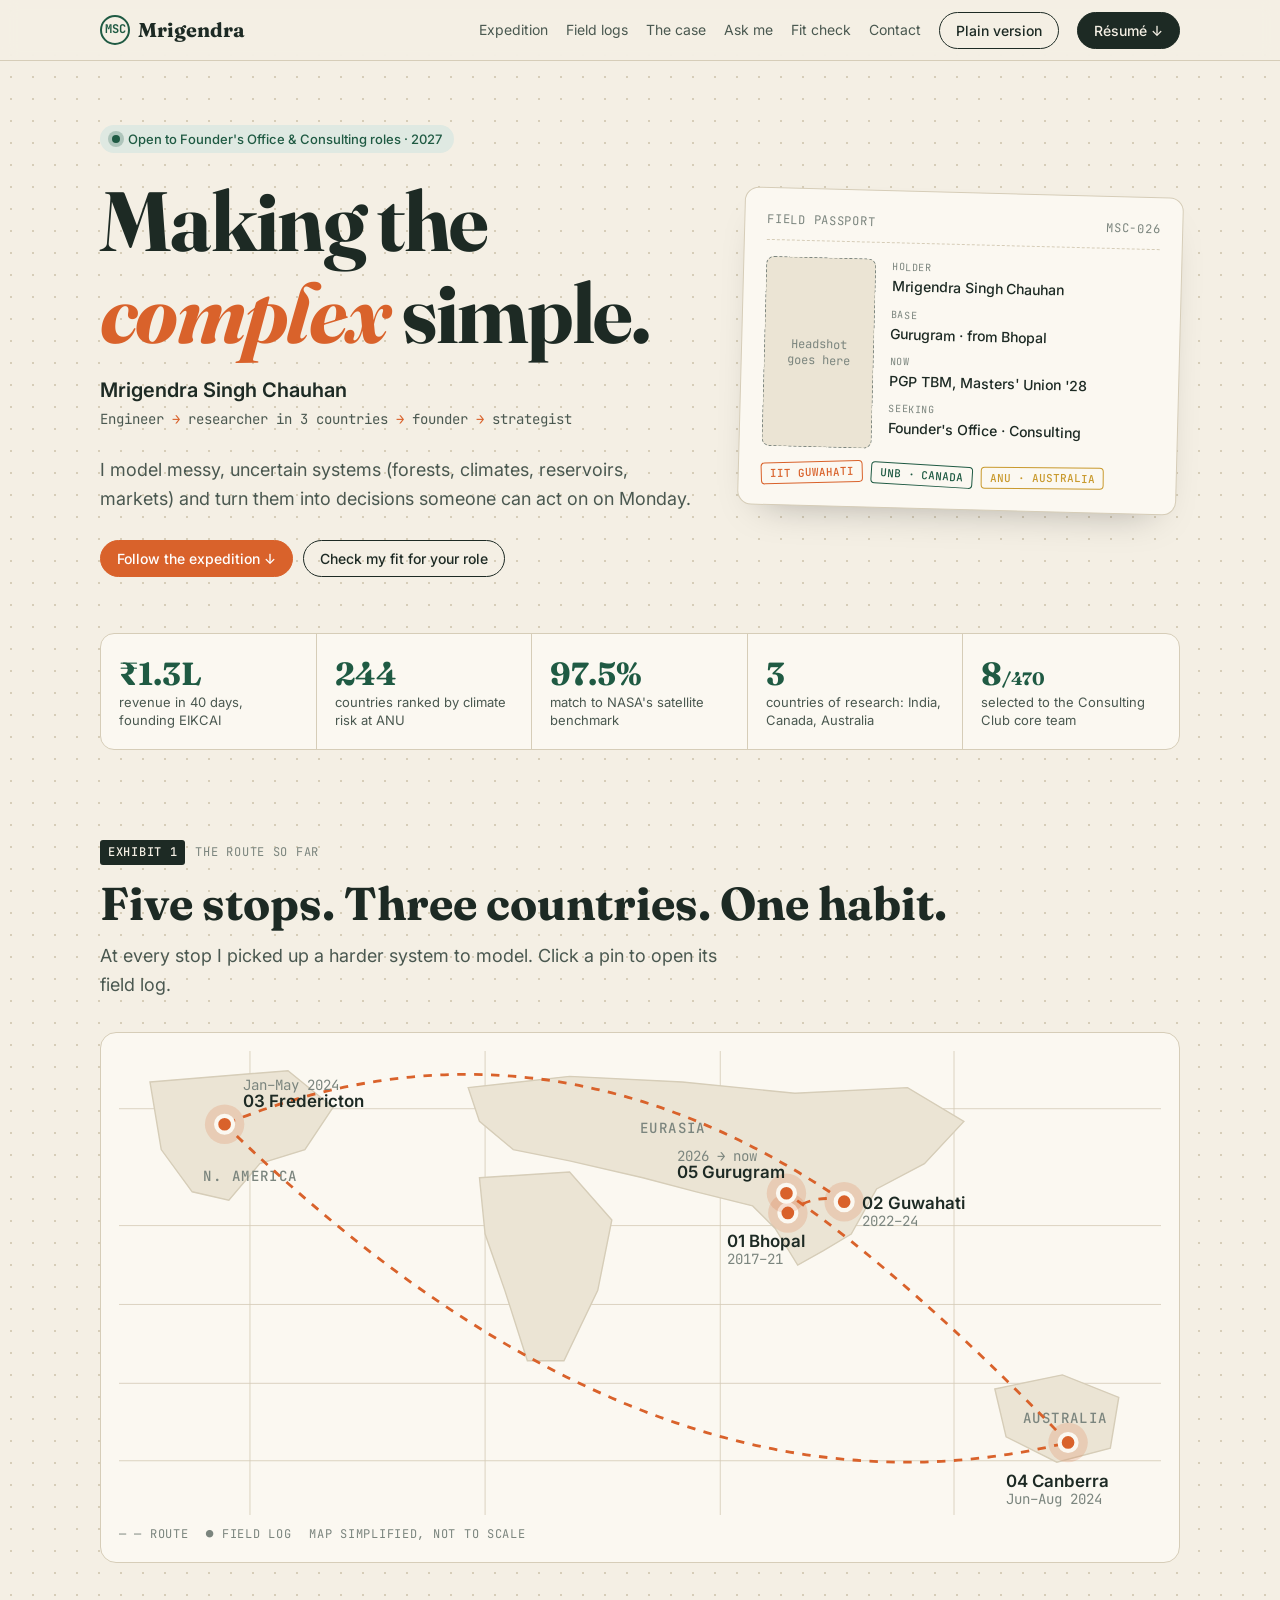
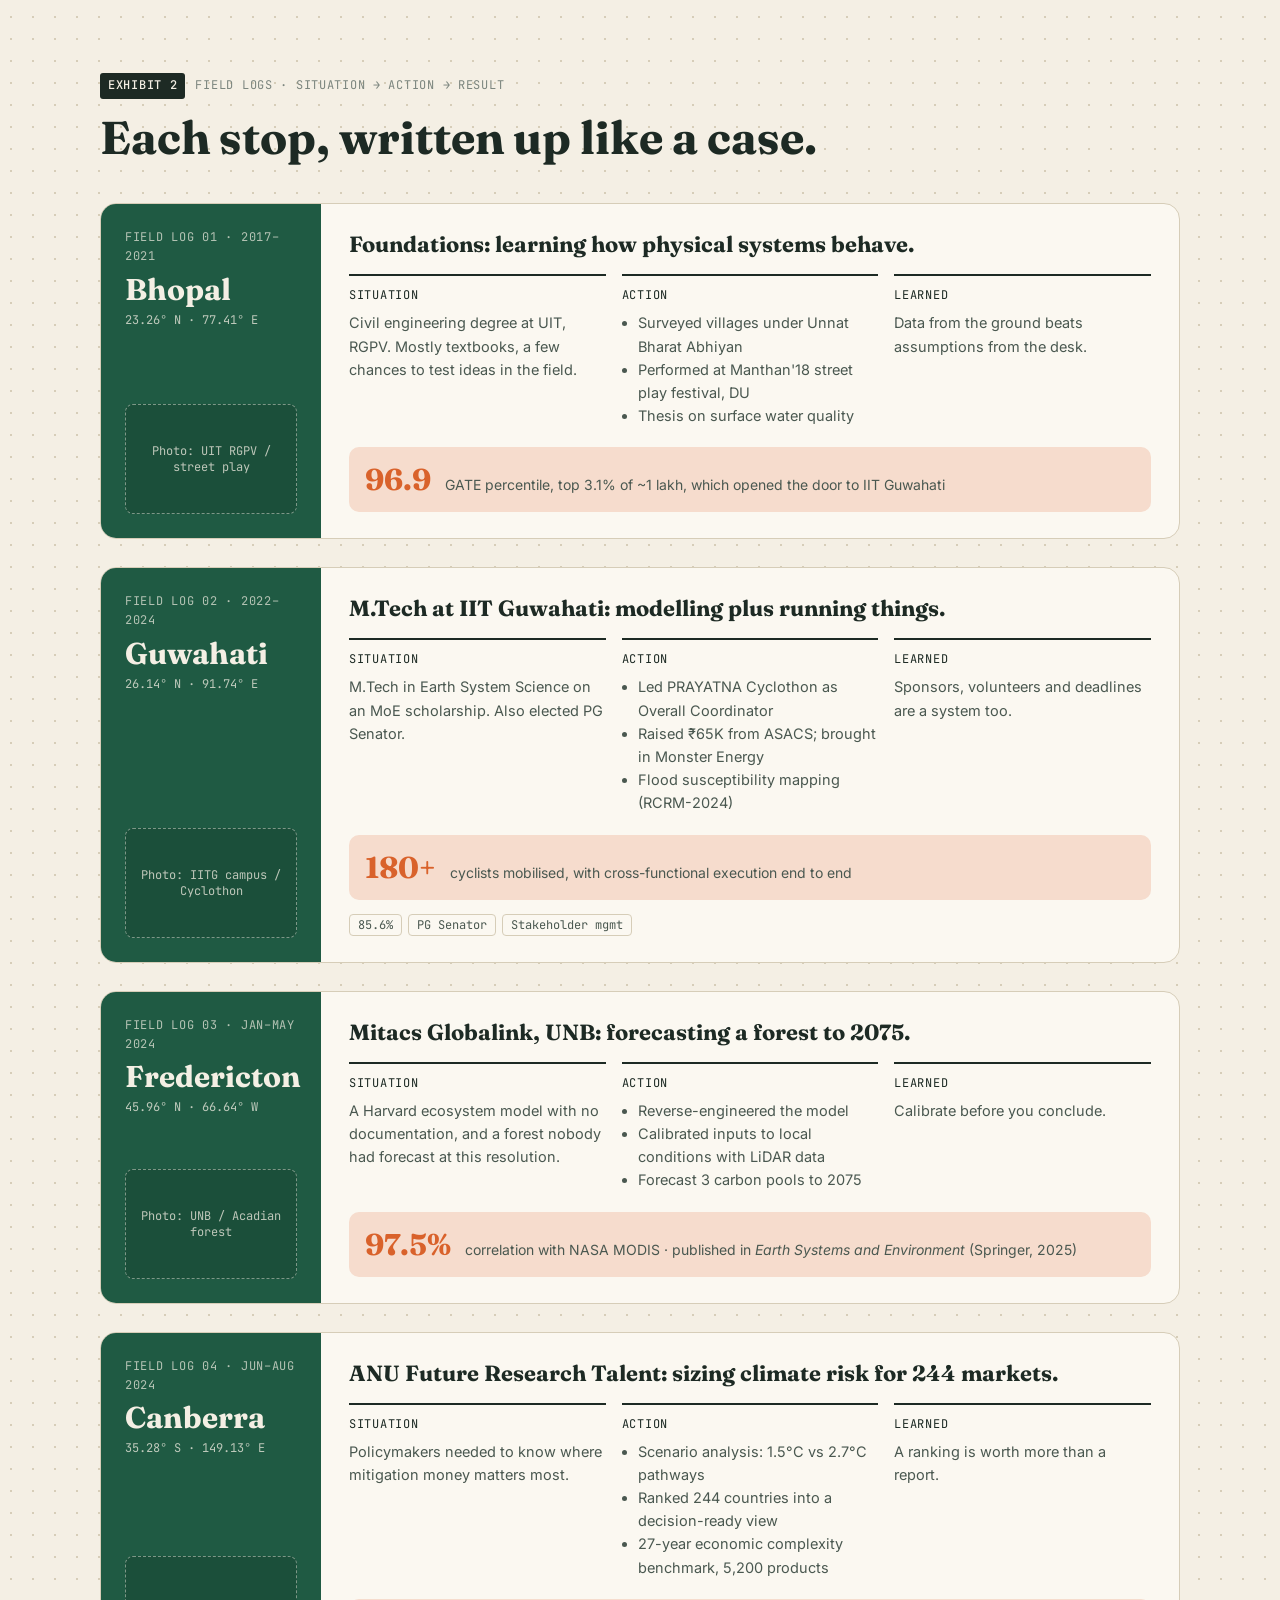
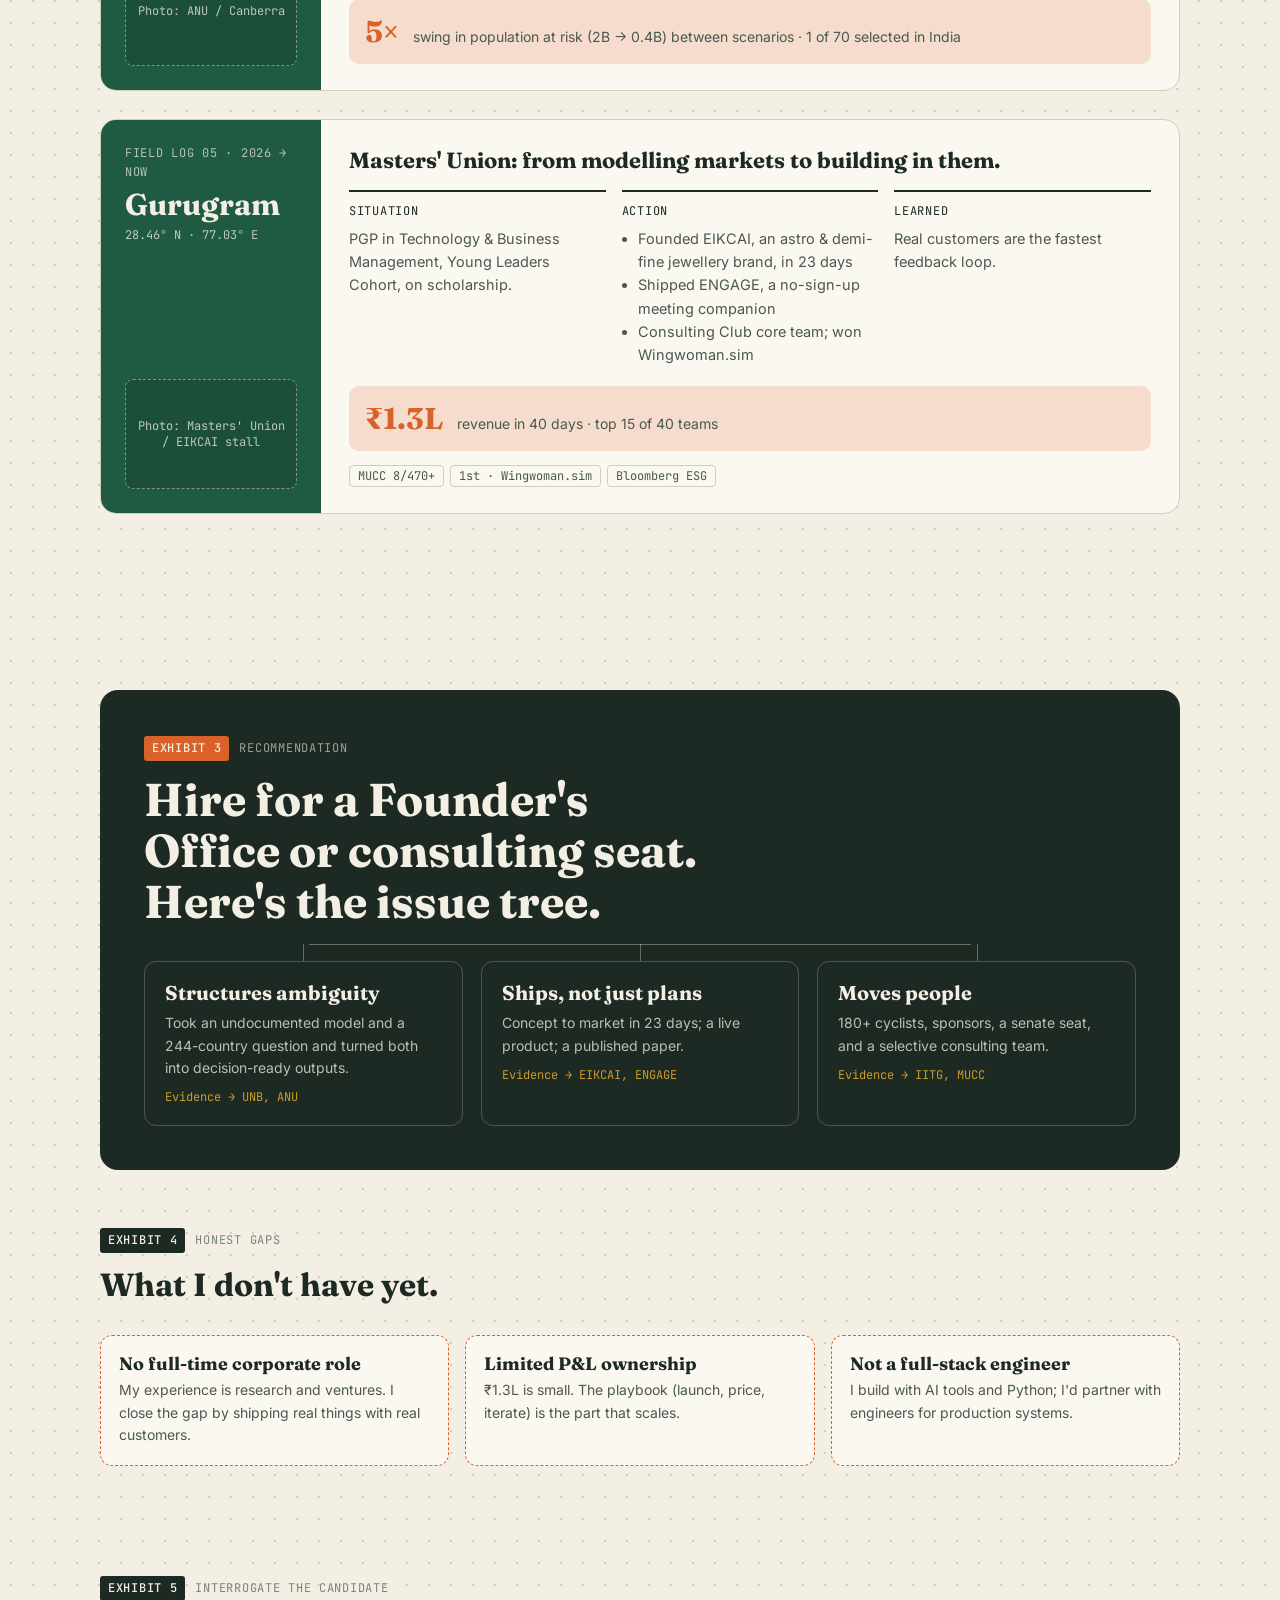
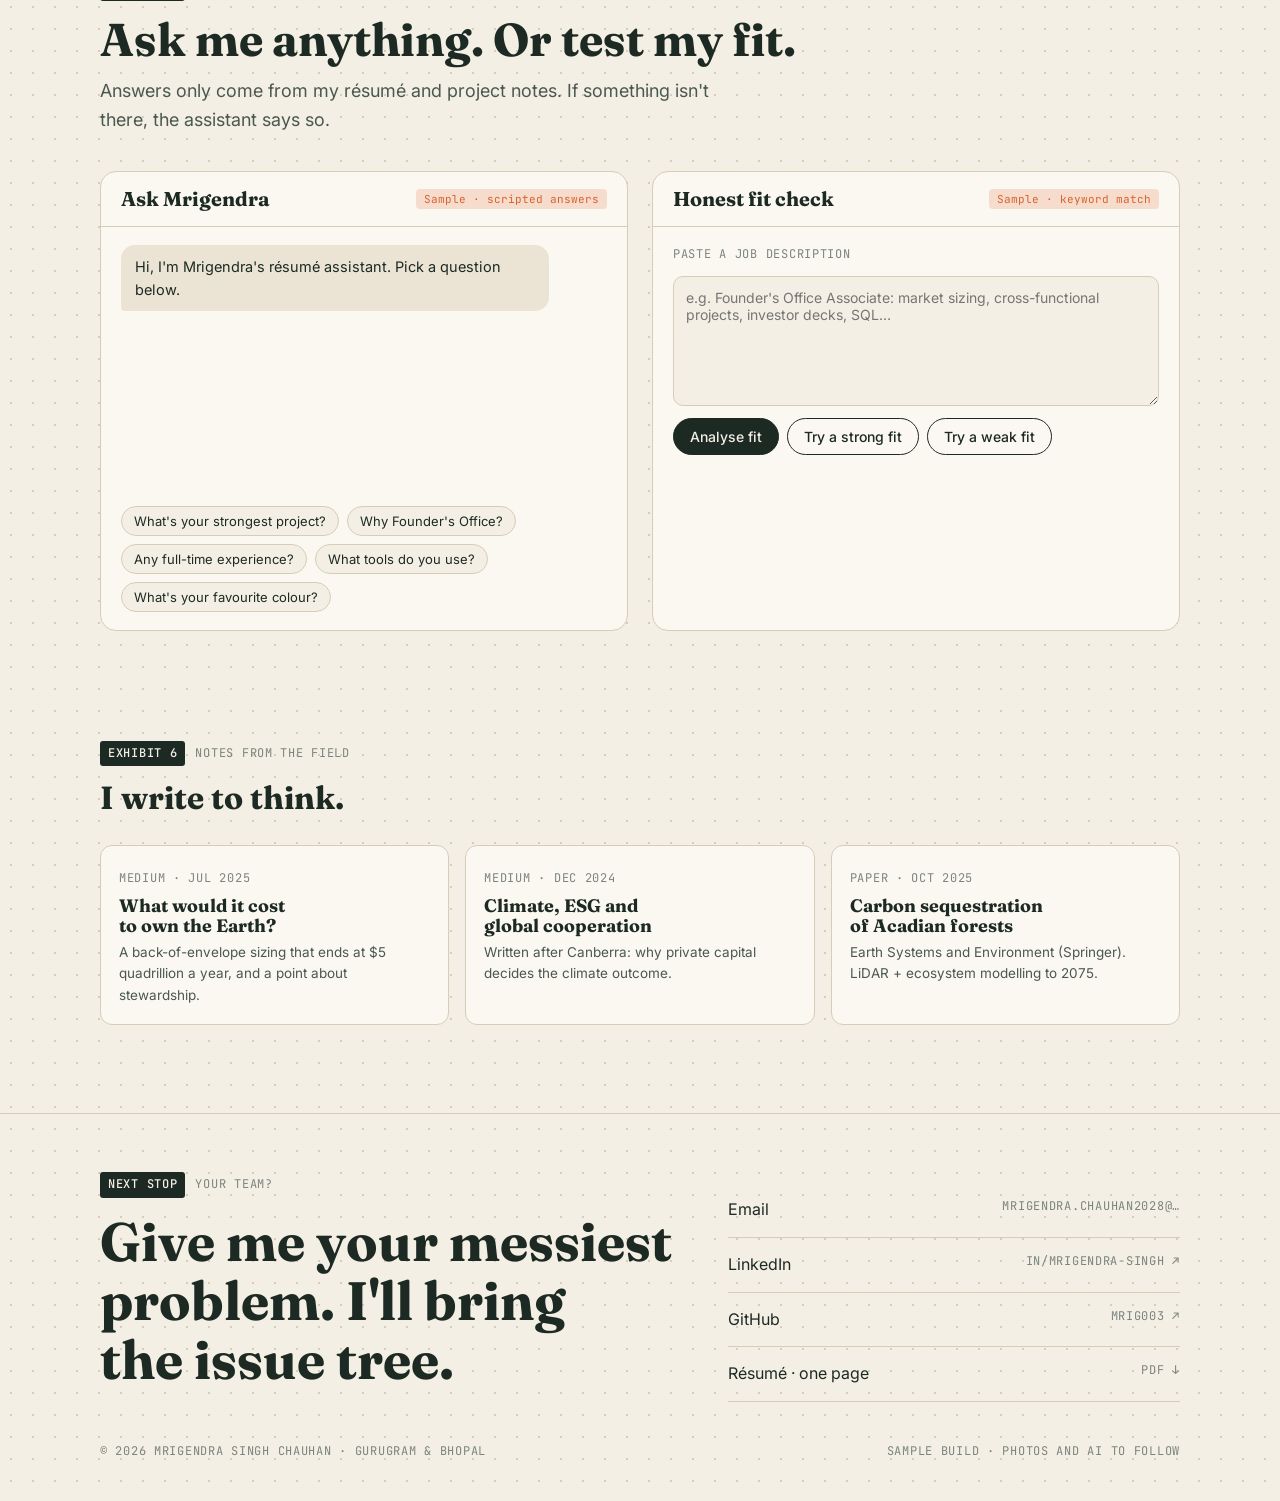
<file: sample/index.html>
<!doctype html>
<html lang="en">
<head>
<meta charset="utf-8">
<meta name="viewport" content="width=device-width, initial-scale=1">
<title>Mrigendra Singh Chauhan · Field Notes</title>
<meta name="description" content="Mrigendra Singh Chauhan: researcher across 3 countries, founder, and strategy candidate for Founder's Office and Consulting roles. Making the complex simple.">
<link rel="preconnect" href="https://fonts.googleapis.com">
<link rel="preconnect" href="https://fonts.gstatic.com" crossorigin>
<link href="https://fonts.googleapis.com/css2?family=Fraunces:opsz,wght@9..144,500;9..144,700&family=Inter:wght@400;500;600&family=JetBrains+Mono:wght@400;500&display=swap" rel="stylesheet">
<style>
:root{
  --paper:#f4efe4; --paper-2:#ebe4d4; --card:#fbf8f1; --ink:#1d2a24; --ink-2:#4a5850;
  --muted:#7b857e; --line:#d6cdb8; --green:#1f5a43; --green-soft:#dfe9e2;
  --marker:#d9622b; --marker-soft:#f6dccd; --gold:#c99a2e;
  --serif:'Fraunces',Georgia,serif; --sans:'Inter',system-ui,sans-serif; --mono:'JetBrains Mono',ui-monospace,monospace;
}
@media (prefers-color-scheme:dark){:root:not([data-theme="light"]){
  --paper:#141a17; --paper-2:#1b2320; --card:#1f2925; --ink:#ece6d8; --ink-2:#b9c0b8;
  --muted:#8a948d; --line:#33403a; --green:#7cc3a1; --green-soft:#21352c;
  --marker:#f08a55; --marker-soft:#3a2519; --gold:#e0b752;}}
:root[data-theme="dark"]{
  --paper:#141a17; --paper-2:#1b2320; --card:#1f2925; --ink:#ece6d8; --ink-2:#b9c0b8;
  --muted:#8a948d; --line:#33403a; --green:#7cc3a1; --green-soft:#21352c;
  --marker:#f08a55; --marker-soft:#3a2519; --gold:#e0b752;}
*{box-sizing:border-box;margin:0;padding:0}
html{scroll-behavior:smooth}
body{background:var(--paper);color:var(--ink);font:16px/1.6 var(--sans);-webkit-font-smoothing:antialiased;
  background-image:radial-gradient(var(--line) 1px,transparent 1px);background-size:22px 22px}
a{color:inherit}
.wrap{max-width:1120px;margin:0 auto;padding:0 20px}
.mono{font-family:var(--mono);font-size:12px;letter-spacing:.06em;text-transform:uppercase;color:var(--muted)}
h1,h2,h3{font-family:var(--serif);font-weight:700;line-height:1.1;text-wrap:balance}
section{padding:88px 0}
.exhibit{display:inline-flex;gap:10px;align-items:center;margin-bottom:14px}
.exhibit b{background:var(--ink);color:var(--paper);padding:3px 8px;border-radius:3px;font-weight:500}
h2{font-size:clamp(30px,4.5vw,46px);margin-bottom:12px}
.lede{color:var(--ink-2);max-width:640px;font-size:18px}

/* nav */
nav{position:sticky;top:0;z-index:20;background:color-mix(in srgb,var(--paper) 88%,transparent);backdrop-filter:blur(8px);border-bottom:1px solid var(--line)}
nav .wrap{display:flex;align-items:center;gap:18px;height:60px}
.logo{font-family:var(--serif);font-weight:700;font-size:20px;text-decoration:none;display:flex;gap:8px;align-items:center}
.logo span{width:30px;height:30px;border:2px solid var(--green);border-radius:50%;display:grid;place-items:center;font-size:12px;color:var(--green);font-family:var(--mono)}
.links{display:flex;gap:18px;margin-left:auto}
.links a{text-decoration:none;font-size:14px;color:var(--ink-2)}
.links a:hover{color:var(--marker)}
.btn{display:inline-flex;align-items:center;gap:8px;padding:9px 16px;border-radius:999px;border:1.5px solid var(--ink);font:500 14px var(--sans);text-decoration:none;background:transparent;color:var(--ink);cursor:pointer;transition:transform .15s,background .15s}
.btn:active{transform:scale(.97)}
.btn.solid{background:var(--ink);color:var(--paper)}
.btn.marker{background:var(--marker);border-color:var(--marker);color:#fff}
.btn:focus-visible,button:focus-visible,textarea:focus-visible,a:focus-visible{outline:2px solid var(--marker);outline-offset:3px}

/* hero */
.hero{padding:64px 0 48px}
.hero-grid{display:grid;grid-template-columns:1.35fr 1fr;gap:48px;align-items:center}
.status{display:inline-flex;gap:8px;align-items:center;background:var(--green-soft);color:var(--green);padding:6px 12px;border-radius:999px;font:500 13px var(--sans);margin-bottom:22px}
.status i{width:8px;height:8px;border-radius:50%;background:var(--green);box-shadow:0 0 0 4px color-mix(in srgb,var(--green) 25%,transparent)}
.hero h1{font-size:clamp(44px,7vw,84px);letter-spacing:-.02em}
.hero h1 em{font-style:italic;color:var(--marker)}
.hero .name{font:600 20px var(--sans);margin:18px 0 6px}
.route-line{font-family:var(--mono);font-size:14px;color:var(--ink-2);margin-bottom:26px}
.route-line b{color:var(--marker);font-weight:500}
.cta{display:flex;gap:10px;flex-wrap:wrap}
.passport{background:var(--card);border:1px solid var(--line);border-radius:14px;padding:22px;box-shadow:0 18px 40px -24px rgba(0,0,0,.35);transform:rotate(1.5deg)}
.passport-head{display:flex;justify-content:space-between;border-bottom:1px dashed var(--line);padding-bottom:10px;margin-bottom:16px}
.passport-body{display:grid;grid-template-columns:110px 1fr;gap:16px}
.photo{border:1.5px dashed var(--muted);border-radius:8px;display:grid;place-items:center;text-align:center;color:var(--muted);font:12px var(--mono);min-height:130px;background:var(--paper-2);padding:8px}
.field{margin-bottom:9px}
.field .mono{font-size:10px;display:block}
.field div{font-size:14px;font-weight:500}
.stamps{display:flex;gap:8px;margin-top:14px;flex-wrap:wrap}
.stamp{border:1.5px solid var(--marker);color:var(--marker);font:500 11px var(--mono);padding:3px 8px;border-radius:4px;transform:rotate(-3deg)}
.stamp:nth-child(2){transform:rotate(2deg);border-color:var(--green);color:var(--green)}
.stamp:nth-child(3){transform:rotate(-1deg);border-color:var(--gold);color:var(--gold)}

/* stats */
.stats{display:grid;grid-template-columns:repeat(5,1fr);border:1px solid var(--line);border-radius:14px;background:var(--card);margin-top:56px}
.stat{padding:20px 18px;border-right:1px solid var(--line)}
.stat:last-child{border-right:0}
.stat .num{font:700 32px var(--serif);font-variant-numeric:tabular-nums;color:var(--green)}
.stat p{font-size:13px;color:var(--ink-2);line-height:1.4}

/* map */
.map-card{background:var(--card);border:1px solid var(--line);border-radius:16px;padding:18px;margin-top:32px;position:relative}
.map-card svg{width:100%;height:auto;display:block}
.grat{stroke:var(--line);stroke-width:.6}
.land{fill:var(--paper-2);stroke:var(--line);stroke-width:1}
.region{font:500 10px var(--mono);fill:var(--muted);letter-spacing:.1em}
.path{fill:none;stroke:var(--marker);stroke-width:2;stroke-dasharray:6 6}
.pin{cursor:pointer}
.pin circle.dot{fill:var(--marker);stroke:var(--card);stroke-width:3;transition:r .2s}
.pin circle.halo{fill:var(--marker);opacity:.18}
.pin:hover circle.dot,.pin:focus circle.dot{r:9}
.pin text{font:600 12px var(--sans);fill:var(--ink)}
.pin text.yr{font:400 10px var(--mono);fill:var(--muted)}
.map-legend{display:flex;gap:18px;flex-wrap:wrap;margin-top:10px}

/* case files */
.logs{display:grid;gap:28px;margin-top:40px}
.log{display:grid;grid-template-columns:220px 1fr;background:var(--card);border:1px solid var(--line);border-radius:16px;overflow:hidden;scroll-margin-top:80px}
.log-side{background:var(--green);color:#f4efe4;padding:24px;display:flex;flex-direction:column;gap:6px}
.log-side .mono{color:color-mix(in srgb,#f4efe4 70%,transparent)}
.log-side h3{font-size:30px;color:#f4efe4}
.log-side .coord{font:12px var(--mono);opacity:.75}
.log-side .photo{margin-top:auto;border-color:rgba(244,239,228,.45);background:rgba(0,0,0,.12);color:rgba(244,239,228,.75);min-height:110px}
.log-main{padding:26px 28px}
.log-main h4{font:700 22px var(--serif);margin-bottom:16px}
.scr{display:grid;grid-template-columns:repeat(3,1fr);gap:16px}
.scr div{border-top:2px solid var(--ink);padding-top:10px}
.scr .mono{display:block;margin-bottom:6px;color:var(--ink)}
.scr p,.scr li{font-size:14.5px;color:var(--ink-2)}
.scr ul{padding-left:16px}
.result{display:flex;gap:14px;align-items:baseline;flex-wrap:wrap;margin-top:20px;padding:14px 16px;background:var(--marker-soft);border-radius:10px}
.result .big{font:700 30px var(--serif);color:var(--marker);font-variant-numeric:tabular-nums}
.result span{font-size:14px;color:var(--ink-2)}
.tags{display:flex;flex-wrap:wrap;gap:6px;margin-top:14px}
.tag{font:12px var(--mono);border:1px solid var(--line);padding:2px 8px;border-radius:4px;color:var(--ink-2)}

/* recommendation slide */
.slide{background:var(--ink);color:var(--paper);border-radius:18px;padding:44px;position:relative;overflow:hidden}
.slide .mono{color:color-mix(in srgb,var(--paper) 60%,transparent)}
.slide h2{color:var(--paper);max-width:760px}
.tree{display:grid;grid-template-columns:repeat(3,1fr);gap:18px;margin-top:34px;position:relative}
.tree:before{content:"";position:absolute;top:-17px;left:16.6%;right:16.6%;border-top:1.5px solid color-mix(in srgb,var(--paper) 35%,transparent)}
.branch{border:1px solid color-mix(in srgb,var(--paper) 22%,transparent);border-radius:12px;padding:20px;position:relative}
.branch:before{content:"";position:absolute;top:-18px;left:50%;height:17px;border-left:1.5px solid color-mix(in srgb,var(--paper) 35%,transparent)}
.branch h3{font-size:20px;color:var(--paper);margin-bottom:8px}
.branch p{font-size:14px;color:color-mix(in srgb,var(--paper) 75%,transparent)}
.branch .ev{font:12px var(--mono);color:var(--gold);margin-top:10px}

.gaps{display:grid;grid-template-columns:repeat(3,1fr);gap:16px;margin-top:32px}
.gap{border:1.5px dashed var(--marker);border-radius:12px;padding:18px;background:var(--card)}
.gap h3{font-size:18px;margin-bottom:6px}
.gap p{font-size:14px;color:var(--ink-2)}

/* AI tools */
.ai-grid{display:grid;grid-template-columns:1fr 1fr;gap:24px;margin-top:36px}
.panel{background:var(--card);border:1px solid var(--line);border-radius:16px;display:flex;flex-direction:column;min-height:460px}
.panel-head{padding:16px 20px;border-bottom:1px solid var(--line);display:flex;justify-content:space-between;align-items:center}
.panel-head h3{font-size:20px}
.demo{font:11px var(--mono);background:var(--marker-soft);color:var(--marker);padding:3px 8px;border-radius:4px}
.chat{flex:1;padding:18px 20px;display:flex;flex-direction:column;gap:12px;overflow:auto;max-height:340px}
.msg{max-width:88%;padding:10px 14px;border-radius:14px;font-size:14.5px}
.msg.bot{background:var(--paper-2);border-bottom-left-radius:4px}
.msg.me{background:var(--green);color:#f4efe4;align-self:flex-end;border-bottom-right-radius:4px}
.msg .src{display:block;font:11px var(--mono);color:var(--muted);margin-top:6px}
.chips{display:flex;flex-wrap:wrap;gap:8px;padding:0 20px 18px}
.chip{border:1px solid var(--line);background:var(--paper);border-radius:999px;padding:6px 12px;font:13px var(--sans);color:var(--ink);cursor:pointer}
.chip:hover{border-color:var(--marker);color:var(--marker)}
.fit{padding:18px 20px;display:flex;flex-direction:column;gap:12px;flex:1}
textarea{width:100%;min-height:130px;border:1px solid var(--line);border-radius:10px;padding:12px;font:14px var(--sans);background:var(--paper);color:var(--ink);resize:vertical}
.fit-row{display:flex;gap:8px;flex-wrap:wrap}
.verdict{border-radius:10px;padding:14px;background:var(--paper-2);font-size:14px;display:none}
.verdict h4{font:700 18px var(--serif);margin-bottom:8px}
.verdict ul{padding-left:18px;margin:4px 0 8px}
.meter{height:8px;background:var(--line);border-radius:99px;overflow:hidden;margin:6px 0 12px}
.meter i{display:block;height:100%;background:var(--green);width:0;transition:width .6s}

/* writing + contact */
.writing{display:grid;grid-template-columns:repeat(3,1fr);gap:16px;margin-top:30px}
.post{background:var(--card);border:1px solid var(--line);border-radius:12px;padding:18px;text-decoration:none;transition:transform .15s}
.post:hover{transform:translateY(-3px)}
.post h3{font-size:18px;margin:6px 0}
.post p{font-size:13.5px;color:var(--ink-2)}
footer{border-top:1px solid var(--line);padding:56px 0 40px}
.contact{display:grid;grid-template-columns:1.3fr 1fr;gap:40px;align-items:end}
.contact h2{font-size:clamp(32px,5vw,54px)}
.contact-list a{display:flex;justify-content:space-between;border-bottom:1px solid var(--line);padding:14px 0;text-decoration:none}
.contact-list a:hover{color:var(--marker)}
.fine{margin-top:40px;display:flex;justify-content:space-between;flex-wrap:wrap;gap:12px}

/* plain version */
body.plain{background-image:none}
body.plain .passport{transform:none}
body.plain .map-card,body.plain .stamps,body.plain .photo{display:none}
body.plain .log{grid-template-columns:1fr}
body.plain .log-side{flex-direction:row;flex-wrap:wrap;align-items:baseline;gap:14px;padding:14px 24px}
body.plain .log-side h3{font-size:22px}

@media (prefers-reduced-motion:reduce){*{transition:none!important;scroll-behavior:auto!important}}
@media (max-width:900px){
  .links{display:none}
  .hero-grid,.ai-grid,.contact{grid-template-columns:1fr}
  .stats{grid-template-columns:repeat(2,1fr)}
  .stat{border-bottom:1px solid var(--line)}
  .log{grid-template-columns:1fr}
  .scr,.tree,.gaps,.writing{grid-template-columns:1fr}
  .tree:before,.branch:before{display:none}
  .slide{padding:28px}
  .passport{transform:none}
}
@media (max-width:520px){.stats{grid-template-columns:1fr}.passport-body{grid-template-columns:1fr}}
</style>
</head>
<body>
<a href="#main" class="mono" style="position:absolute;left:-999px">Skip to content</a>

<nav>
  <div class="wrap">
    <a class="logo" href="#top"><span>MSC</span>Mrigendra</a>
    <div class="links">
      <a href="#expedition">Expedition</a>
      <a href="#logs">Field logs</a>
      <a href="#recommendation">The case</a>
      <a href="#ask">Ask me</a>
      <a href="#fit">Fit check</a>
      <a href="#contact">Contact</a>
    </div>
    <button class="btn" id="plainBtn" aria-pressed="false">Plain version</button>
    <a class="btn solid" href="#contact">Résumé ↓</a>
  </div>
</nav>

<main id="main">
<!-- HERO -->
<header class="hero" id="top">
  <div class="wrap">
    <div class="hero-grid">
      <div>
        <div class="status"><i></i>Open to Founder's Office &amp; Consulting roles · 2027</div>
        <h1>Making the <em>complex</em> simple.</h1>
        <p class="name">Mrigendra Singh Chauhan</p>
        <p class="route-line">Engineer <b>→</b> researcher in 3 countries <b>→</b> founder <b>→</b> strategist</p>
        <p class="lede">I model messy, uncertain systems (forests, climates, reservoirs, markets) and turn them into decisions someone can act on on Monday.</p>
        <div class="cta" style="margin-top:26px">
          <a class="btn marker" href="#expedition">Follow the expedition ↓</a>
          <a class="btn" href="#fit">Check my fit for your role</a>
        </div>
      </div>

      <aside class="passport" aria-label="Field passport">
        <div class="passport-head"><span class="mono">Field passport</span><span class="mono">MSC-026</span></div>
        <div class="passport-body">
          <div class="photo">Headshot<br>goes here</div>
          <div>
            <div class="field"><span class="mono">Holder</span><div>Mrigendra Singh Chauhan</div></div>
            <div class="field"><span class="mono">Base</span><div>Gurugram · from Bhopal</div></div>
            <div class="field"><span class="mono">Now</span><div>PGP TBM, Masters' Union '28</div></div>
            <div class="field"><span class="mono">Seeking</span><div>Founder's Office · Consulting</div></div>
          </div>
        </div>
        <div class="stamps"><span class="stamp">IIT GUWAHATI</span><span class="stamp">UNB · CANADA</span><span class="stamp">ANU · AUSTRALIA</span></div>
      </aside>
    </div>

    <div class="stats" aria-label="Headline numbers">
      <div class="stat"><div class="num" data-count="1.3" data-prefix="₹" data-suffix="L">₹1.3L</div><p>revenue in 40 days, founding EIKCAI</p></div>
      <div class="stat"><div class="num" data-count="244">244</div><p>countries ranked by climate risk at ANU</p></div>
      <div class="stat"><div class="num" data-count="97.5" data-suffix="%">97.5%</div><p>match to NASA's satellite benchmark</p></div>
      <div class="stat"><div class="num" data-count="3">3</div><p>countries of research: India, Canada, Australia</p></div>
      <div class="stat"><div class="num">8<span style="font-size:18px">/470</span></div><p>selected to the Consulting Club core team</p></div>
    </div>
  </div>
</header>

<!-- MAP -->
<section id="expedition" style="padding-top:40px">
  <div class="wrap">
    <div class="exhibit mono"><b>Exhibit 1</b>The route so far</div>
    <h2>Five stops. Three countries. One habit.</h2>
    <p class="lede">At every stop I picked up a harder system to model. Click a pin to open its field log.</p>

    <div class="map-card">
      <svg viewBox="240 70 740 330" role="img" aria-label="Map of the route: Bhopal, Guwahati, Fredericton, Canberra, Gurugram">
        <g class="grat">
          <line x1="240" y1="111" x2="980" y2="111"/><line x1="240" y1="194" x2="980" y2="194"/><line x1="240" y1="250" x2="980" y2="250"/><line x1="240" y1="306" x2="980" y2="306"/><line x1="240" y1="361" x2="980" y2="361"/>
          <line x1="333" y1="70" x2="333" y2="400"/><line x1="500" y1="70" x2="500" y2="400"/><line x1="667" y1="70" x2="667" y2="400"/><line x1="833" y1="70" x2="833" y2="400"/>
        </g>
        <!-- simplified landmasses -->
        <path class="land" d="M262 92 L360 84 L392 110 L372 140 L340 150 L318 176 L292 170 L270 140 Z"/>
        <path class="land" d="M488 96 L560 88 L640 92 L720 100 L800 96 L840 120 L812 150 L778 168 L760 200 L740 212 L722 222 L706 196 L690 180 L650 170 L612 160 L560 148 L520 140 L496 120 Z"/>
        <path class="land" d="M496 160 L560 156 L590 190 L580 240 L556 290 L530 290 L514 240 L500 200 Z"/>
        <path class="land" d="M862 310 L910 300 L950 316 L944 352 L906 362 L870 344 Z"/>
        <text class="region" x="300" y="162">N. AMERICA</text>
        <text class="region" x="610" y="128">EURASIA</text>
        <text class="region" x="882" y="334">AUSTRALIA</text>

        <path class="path" d="M715 185 Q735 170 755 177"/>
        <path class="path" d="M755 177 Q540 30 315 122"/>
        <path class="path" d="M315 122 Q620 420 914 348"/>
        <path class="path" d="M914 348 Q800 230 714 171"/>

        <g class="pin" tabindex="0" data-target="log-bhopal"><circle class="halo" cx="715" cy="185" r="14"/><circle class="dot" cx="715" cy="185" r="6"/><text x="672" y="209">01 Bhopal</text><text class="yr" x="672" y="221">2017–21</text></g>
        <g class="pin" tabindex="0" data-target="log-guwahati"><circle class="halo" cx="755" cy="177" r="14"/><circle class="dot" cx="755" cy="177" r="6"/><text x="768" y="182">02 Guwahati</text><text class="yr" x="768" y="194">2022–24</text></g>
        <g class="pin" tabindex="0" data-target="log-fredericton"><circle class="halo" cx="315" cy="122" r="14"/><circle class="dot" cx="315" cy="122" r="6"/><text x="328" y="110">03 Fredericton</text><text class="yr" x="328" y="98">Jan–May 2024</text></g>
        <g class="pin" tabindex="0" data-target="log-canberra"><circle class="halo" cx="914" cy="348" r="14"/><circle class="dot" cx="914" cy="348" r="6"/><text x="870" y="380">04 Canberra</text><text class="yr" x="870" y="392">Jun–Aug 2024</text></g>
        <g class="pin" tabindex="0" data-target="log-gurugram"><circle class="halo" cx="714" cy="171" r="14"/><circle class="dot" cx="714" cy="171" r="6"/><text x="636" y="160">05 Gurugram</text><text class="yr" x="636" y="148">2026 → now</text></g>
      </svg>
      <div class="map-legend mono"><span>— — route</span><span>● field log</span><span>Map simplified, not to scale</span></div>
    </div>
  </div>
</section>

<!-- FIELD LOGS -->
<section id="logs" style="padding-top:20px">
  <div class="wrap">
    <div class="exhibit mono"><b>Exhibit 2</b>Field logs · Situation → Action → Result</div>
    <h2>Each stop, written up like a case.</h2>

    <div class="logs">
      <article class="log" id="log-bhopal">
        <div class="log-side">
          <span class="mono">Field log 01 · 2017–2021</span>
          <h3>Bhopal</h3>
          <span class="coord">23.26° N · 77.41° E</span>
          <div class="photo">Photo: UIT RGPV / street play</div>
        </div>
        <div class="log-main">
          <h4>Foundations: learning how physical systems behave.</h4>
          <div class="scr">
            <div><span class="mono">Situation</span><p>Civil engineering degree at UIT, RGPV. Mostly textbooks, a few chances to test ideas in the field.</p></div>
            <div><span class="mono">Action</span><ul><li>Surveyed villages under Unnat Bharat Abhiyan</li><li>Performed at Manthan'18 street play festival, DU</li><li>Thesis on surface water quality</li></ul></div>
            <div><span class="mono">Learned</span><p>Data from the ground beats assumptions from the desk.</p></div>
          </div>
          <div class="result"><span class="big">96.9</span><span>GATE percentile, top 3.1% of ~1 lakh, which opened the door to IIT Guwahati</span></div>
        </div>
      </article>

      <article class="log" id="log-guwahati">
        <div class="log-side">
          <span class="mono">Field log 02 · 2022–2024</span>
          <h3>Guwahati</h3>
          <span class="coord">26.14° N · 91.74° E</span>
          <div class="photo">Photo: IITG campus / Cyclothon</div>
        </div>
        <div class="log-main">
          <h4>M.Tech at IIT Guwahati: modelling plus running things.</h4>
          <div class="scr">
            <div><span class="mono">Situation</span><p>M.Tech in Earth System Science on an MoE scholarship. Also elected PG Senator.</p></div>
            <div><span class="mono">Action</span><ul><li>Led PRAYATNA Cyclothon as Overall Coordinator</li><li>Raised ₹65K from ASACS; brought in Monster Energy</li><li>Flood susceptibility mapping (RCRM-2024)</li></ul></div>
            <div><span class="mono">Learned</span><p>Sponsors, volunteers and deadlines are a system too.</p></div>
          </div>
          <div class="result"><span class="big">180+</span><span>cyclists mobilised, with cross-functional execution end to end</span></div>
          <div class="tags"><span class="tag">85.6%</span><span class="tag">PG Senator</span><span class="tag">Stakeholder mgmt</span></div>
        </div>
      </article>

      <article class="log" id="log-fredericton">
        <div class="log-side">
          <span class="mono">Field log 03 · Jan–May 2024</span>
          <h3>Fredericton</h3>
          <span class="coord">45.96° N · 66.64° W</span>
          <div class="photo">Photo: UNB / Acadian forest</div>
        </div>
        <div class="log-main">
          <h4>Mitacs Globalink, UNB: forecasting a forest to 2075.</h4>
          <div class="scr">
            <div><span class="mono">Situation</span><p>A Harvard ecosystem model with no documentation, and a forest nobody had forecast at this resolution.</p></div>
            <div><span class="mono">Action</span><ul><li>Reverse-engineered the model</li><li>Calibrated inputs to local conditions with LiDAR data</li><li>Forecast 3 carbon pools to 2075</li></ul></div>
            <div><span class="mono">Learned</span><p>Calibrate before you conclude.</p></div>
          </div>
          <div class="result"><span class="big">97.5%</span><span>correlation with NASA MODIS · published in <i>Earth Systems and Environment</i> (Springer, 2025)</span></div>
        </div>
      </article>

      <article class="log" id="log-canberra">
        <div class="log-side">
          <span class="mono">Field log 04 · Jun–Aug 2024</span>
          <h3>Canberra</h3>
          <span class="coord">35.28° S · 149.13° E</span>
          <div class="photo">Photo: ANU / Canberra</div>
        </div>
        <div class="log-main">
          <h4>ANU Future Research Talent: sizing climate risk for 244 markets.</h4>
          <div class="scr">
            <div><span class="mono">Situation</span><p>Policymakers needed to know where mitigation money matters most.</p></div>
            <div><span class="mono">Action</span><ul><li>Scenario analysis: 1.5°C vs 2.7°C pathways</li><li>Ranked 244 countries into a decision-ready view</li><li>27-year economic complexity benchmark, 5,200 products</li></ul></div>
            <div><span class="mono">Learned</span><p>A ranking is worth more than a report.</p></div>
          </div>
          <div class="result"><span class="big">5×</span><span>swing in population at risk (2B → 0.4B) between scenarios · 1 of 70 selected in India</span></div>
        </div>
      </article>

      <article class="log" id="log-gurugram">
        <div class="log-side">
          <span class="mono">Field log 05 · 2026 → now</span>
          <h3>Gurugram</h3>
          <span class="coord">28.46° N · 77.03° E</span>
          <div class="photo">Photo: Masters' Union / EIKCAI stall</div>
        </div>
        <div class="log-main">
          <h4>Masters' Union: from modelling markets to building in them.</h4>
          <div class="scr">
            <div><span class="mono">Situation</span><p>PGP in Technology &amp; Business Management, Young Leaders Cohort, on scholarship.</p></div>
            <div><span class="mono">Action</span><ul><li>Founded EIKCAI, an astro &amp; demi-fine jewellery brand, in 23 days</li><li>Shipped ENGAGE, a no-sign-up meeting companion</li><li>Consulting Club core team; won Wingwoman.sim</li></ul></div>
            <div><span class="mono">Learned</span><p>Real customers are the fastest feedback loop.</p></div>
          </div>
          <div class="result"><span class="big">₹1.3L</span><span>revenue in 40 days · top 15 of 40 teams</span></div>
          <div class="tags"><span class="tag">MUCC 8/470+</span><span class="tag">1st · Wingwoman.sim</span><span class="tag">Bloomberg ESG</span></div>
        </div>
      </article>
    </div>
  </div>
</section>

<!-- RECOMMENDATION SLIDE -->
<section id="recommendation">
  <div class="wrap">
    <div class="slide">
      <div class="exhibit mono"><b style="background:var(--marker)">Exhibit 3</b>Recommendation</div>
      <h2>Hire for a Founder's Office or consulting seat. Here's the issue tree.</h2>
      <div class="tree">
        <div class="branch"><h3>Structures ambiguity</h3><p>Took an undocumented model and a 244-country question and turned both into decision-ready outputs.</p><div class="ev">Evidence → UNB, ANU</div></div>
        <div class="branch"><h3>Ships, not just plans</h3><p>Concept to market in 23 days; a live product; a published paper.</p><div class="ev">Evidence → EIKCAI, ENGAGE</div></div>
        <div class="branch"><h3>Moves people</h3><p>180+ cyclists, sponsors, a senate seat, and a selective consulting team.</p><div class="ev">Evidence → IITG, MUCC</div></div>
      </div>
    </div>

    <div style="margin-top:56px">
      <div class="exhibit mono"><b>Exhibit 4</b>Honest gaps</div>
      <h2 style="font-size:32px">What I don't have yet.</h2>
      <div class="gaps">
        <div class="gap"><h3>No full-time corporate role</h3><p>My experience is research and ventures. I close the gap by shipping real things with real customers.</p></div>
        <div class="gap"><h3>Limited P&amp;L ownership</h3><p>₹1.3L is small. The playbook (launch, price, iterate) is the part that scales.</p></div>
        <div class="gap"><h3>Not a full-stack engineer</h3><p>I build with AI tools and Python; I'd partner with engineers for production systems.</p></div>
      </div>
    </div>
  </div>
</section>

<!-- AI TOOLS -->
<section id="ask" style="padding-top:20px">
  <div class="wrap">
    <div class="exhibit mono"><b>Exhibit 5</b>Interrogate the candidate</div>
    <h2>Ask me anything. Or test my fit.</h2>
    <p class="lede">Answers only come from my résumé and project notes. If something isn't there, the assistant says so.</p>

    <div class="ai-grid">
      <div class="panel">
        <div class="panel-head"><h3>Ask Mrigendra</h3><span class="demo">Sample · scripted answers</span></div>
        <div class="chat" id="chat" aria-live="polite">
          <div class="msg bot">Hi, I'm Mrigendra's résumé assistant. Pick a question below.</div>
        </div>
        <div class="chips" id="chips"></div>
      </div>

      <div class="panel" id="fit">
        <div class="panel-head"><h3>Honest fit check</h3><span class="demo">Sample · keyword match</span></div>
        <div class="fit">
          <label class="mono" for="jd">Paste a job description</label>
          <textarea id="jd" placeholder="e.g. Founder's Office Associate: market sizing, cross-functional projects, investor decks, SQL…"></textarea>
          <div class="fit-row">
            <button class="btn solid" id="fitBtn">Analyse fit</button>
            <button class="btn" data-ex="strong">Try a strong fit</button>
            <button class="btn" data-ex="weak">Try a weak fit</button>
          </div>
          <div class="verdict" id="verdict" aria-live="polite"></div>
        </div>
      </div>
    </div>
  </div>
</section>

<!-- WRITING -->
<section style="padding-top:20px">
  <div class="wrap">
    <div class="exhibit mono"><b>Exhibit 6</b>Notes from the field</div>
    <h2 style="font-size:32px">I write to think.</h2>
    <div class="writing">
      <a class="post" href="https://medium.com/@mrigendraschauhan/what-would-it-cost-to-own-the-earth-1ba0d6d29825" target="_blank" rel="noopener"><span class="mono">Medium · Jul 2025</span><h3>What would it cost to own the Earth?</h3><p>A back-of-envelope sizing that ends at $5 quadrillion a year, and a point about stewardship.</p></a>
      <a class="post" href="https://medium.com/@mrigendraschauhan/investing-in-a-sustainable-future-the-intersection-of-climate-change-esg-and-global-cooperation-323ea018182f" target="_blank" rel="noopener"><span class="mono">Medium · Dec 2024</span><h3>Climate, ESG and global cooperation</h3><p>Written after Canberra: why private capital decides the climate outcome.</p></a>
      <a class="post" href="https://doi.org/10.1007/s41748-025-00817-6" target="_blank" rel="noopener"><span class="mono">Paper · Oct 2025</span><h3>Carbon sequestration of Acadian forests</h3><p>Earth Systems and Environment (Springer). LiDAR + ecosystem modelling to 2075.</p></a>
    </div>
  </div>
</section>
</main>

<footer id="contact">
  <div class="wrap">
    <div class="contact">
      <div>
        <div class="exhibit mono"><b>Next stop</b>Your team?</div>
        <h2>Give me your messiest problem. I'll bring the issue tree.</h2>
      </div>
      <div class="contact-list">
        <a href="mailto:mrigendra.chauhan2028@mastersunion.org"><span>Email</span><span class="mono">mrigendra.chauhan2028@…</span></a>
        <a href="https://www.linkedin.com/in/mrigendra-singh" target="_blank" rel="noopener"><span>LinkedIn</span><span class="mono">in/mrigendra-singh ↗</span></a>
        <a href="https://github.com/MRIG003" target="_blank" rel="noopener"><span>GitHub</span><span class="mono">MRIG003 ↗</span></a>
        <a href="#"><span>Résumé · one page</span><span class="mono">PDF ↓</span></a>
      </div>
    </div>
    <div class="fine mono"><span>© 2026 Mrigendra Singh Chauhan · Gurugram &amp; Bhopal</span><span>Sample build · photos and AI to follow</span></div>
  </div>
</footer>

<script>
// Plain version toggle
const plainBtn = document.getElementById('plainBtn');
plainBtn.addEventListener('click', () => {
  const on = document.body.classList.toggle('plain');
  plainBtn.setAttribute('aria-pressed', on);
  plainBtn.textContent = on ? 'Story version' : 'Plain version';
});

// Map pins scroll to field logs
document.querySelectorAll('.pin').forEach(pin => {
  const go = () => document.getElementById(pin.dataset.target).scrollIntoView({behavior: 'smooth'});
  pin.addEventListener('click', go);
  pin.addEventListener('keydown', e => { if (e.key === 'Enter' || e.key === ' ') { e.preventDefault(); go(); } });
});

// Count-up stats, skipped for reduced motion
const reduce = matchMedia('(prefers-reduced-motion: reduce)').matches;
if (!reduce) {
  const io = new IntersectionObserver(entries => entries.forEach(entry => {
    if (!entry.isIntersecting) return;
    const el = entry.target, end = parseFloat(el.dataset.count);
    const decimals = (el.dataset.count.split('.')[1] || '').length;
    const pre = el.dataset.prefix || '', suf = el.dataset.suffix || '';
    const start = performance.now();
    const tick = now => {
      const t = Math.min((now - start) / 1100, 1), eased = 1 - Math.pow(1 - t, 3);
      el.textContent = pre + (end * eased).toFixed(decimals) + suf;
      if (t < 1) requestAnimationFrame(tick);
    };
    requestAnimationFrame(tick);
    io.unobserve(el);
  }), {threshold: .6});
  document.querySelectorAll('[data-count]').forEach(el => io.observe(el));
}

// Scripted chat (the real build grounds answers in résumé files via an LLM)
const answers = {
  "What's your strongest project?": ["ANU: I ranked 244 countries by climate risk under 1.5°C and 2.7°C scenarios and found a 5× swing in population at risk (2B → 0.4B). Policymakers got a ranked list, not a report.", "Internships → ANU"],
  "Why Founder's Office?": ["My best work has been taking an undocumented, ambiguous problem and making it decision-ready, then shipping. EIKCAI went from concept to market in 23 days and made ₹1.3L in 40.", "Projects → EIKCAI"],
  "Any full-time experience?": ["Not yet. My experience is research in India, Canada and Australia, plus two ventures at Masters' Union. I've listed that openly under Honest gaps.", "Exhibit 4 → Honest gaps"],
  "What tools do you use?": ["Excel, Power BI, SQL, Python (Pandas, NumPy), R and Google Earth Engine. For building: Claude, Lovable, Vercel, Render, Supabase, n8n and Make.", "Skills → Technical"],
  "What's your favourite colour?": ["That's not in my notes, so I won't guess. Ask me about his projects, results or availability instead.", "Out of scope"]
};
const chat = document.getElementById('chat'), chips = document.getElementById('chips');
const add = (text, who, src) => {
  const m = document.createElement('div');
  m.className = 'msg ' + who; m.textContent = text;
  if (src) { const s = document.createElement('span'); s.className = 'src'; s.textContent = 'Source: ' + src; m.appendChild(s); }
  chat.appendChild(m); chat.scrollTop = chat.scrollHeight;
};
Object.keys(answers).forEach(q => {
  const b = document.createElement('button');
  b.className = 'chip'; b.textContent = q;
  b.addEventListener('click', () => { add(q, 'me'); setTimeout(() => add(answers[q][0], 'bot', answers[q][1]), 350); });
  chips.appendChild(b);
});

// Keyword fit check (the real build sends the JD to an LLM with the résumé as context)
const strengths = {
  'market sizing': 'Market sizing: 244-market risk ranking at ANU',
  'scenario': 'Scenario analysis: 1.5°C vs 2.7°C pathways',
  'research': 'Research in 3 countries, Springer publication',
  'excel': 'Excel and Power BI', 'sql': 'SQL', 'python': 'Python (Pandas, NumPy)',
  'stakeholder': 'Stakeholder management: sponsors, ASACS, 180+ cyclists',
  'launch': 'Launched EIKCAI from concept to market in 23 days',
  'go-to-market': 'GTM: EIKCAI launch, ₹1.3L in 40 days', 'gtm': 'GTM: EIKCAI launch, ₹1.3L in 40 days',
  'strategy': 'Strategy: Consulting Club core team, case competitions',
  'esg': 'ESG: Bloomberg and IIM-B certifications', 'sustainab': 'Sustainability research background',
  'cross-functional': 'Cross-functional execution: PRAYATNA Cyclothon',
  'problem solving': 'Structured problem solving (MECE, issue trees)', 'ai': 'Built AI tools: ENGAGE and automations'
};
const gaps = {
  'years of experience': 'Years of full-time experience: none yet', '3+ years': 'Asks for 3+ years: I have research and ventures, not FTE years',
  'java': 'Java: not in my stack', 'react': 'Production React engineering: limited',
  'sales quota': 'Quota-carrying sales: no direct experience', 'cfa': 'CFA: not held',
  'investment banking': 'Investment banking: no direct experience', 'people management': 'Managing direct reports: not yet'
};
const examples = {
  strong: "Founder's Office Associate. Drive market sizing and scenario analysis for new bets, run cross-functional launches, build Excel/SQL models, manage stakeholders, and support go-to-market strategy. Comfort with AI tools a plus.",
  weak: "Senior Backend Engineer. 3+ years of experience building Java microservices, React front ends, and people management of a team of 4. Investment banking exposure preferred."
};
const jd = document.getElementById('jd'), verdict = document.getElementById('verdict');
document.querySelectorAll('[data-ex]').forEach(b => b.addEventListener('click', () => { jd.value = examples[b.dataset.ex]; analyse(); }));
document.getElementById('fitBtn').addEventListener('click', analyse);
function analyse() {
  const text = jd.value.toLowerCase();
  if (!text.trim()) { verdict.style.display = 'block'; verdict.innerHTML = '<p>Paste a job description first.</p>'; return; }
  const hit = [...new Set(Object.keys(strengths).filter(k => text.includes(k)).map(k => strengths[k]))];
  const miss = [...new Set(Object.keys(gaps).filter(k => text.includes(k)).map(k => gaps[k]))];
  const score = Math.round(100 * hit.length / Math.max(hit.length + miss.length * 1.5, 1));
  const label = score >= 70 ? 'Strong fit' : score >= 40 ? 'Partial fit' : 'Probably not the right person';
  const list = arr => arr.length ? '<ul>' + arr.map(x => '<li>' + x + '</li>').join('') + '</ul>' : '<p class="mono">None detected</p>';
  verdict.style.display = 'block';
  verdict.innerHTML = '<h4>' + label + '</h4><div class="meter"><i style="width:0"></i></div>' +
    '<span class="mono">Where I match</span>' + list(hit) + '<span class="mono">Where I don\'t</span>' + list(miss) +
    (score < 40 ? '<p>Honestly, I\'d point you to someone else for this one.</p>' : '');
  requestAnimationFrame(() => verdict.querySelector('.meter i').style.width = score + '%');
}
</script>
</body>
</html>
</file>
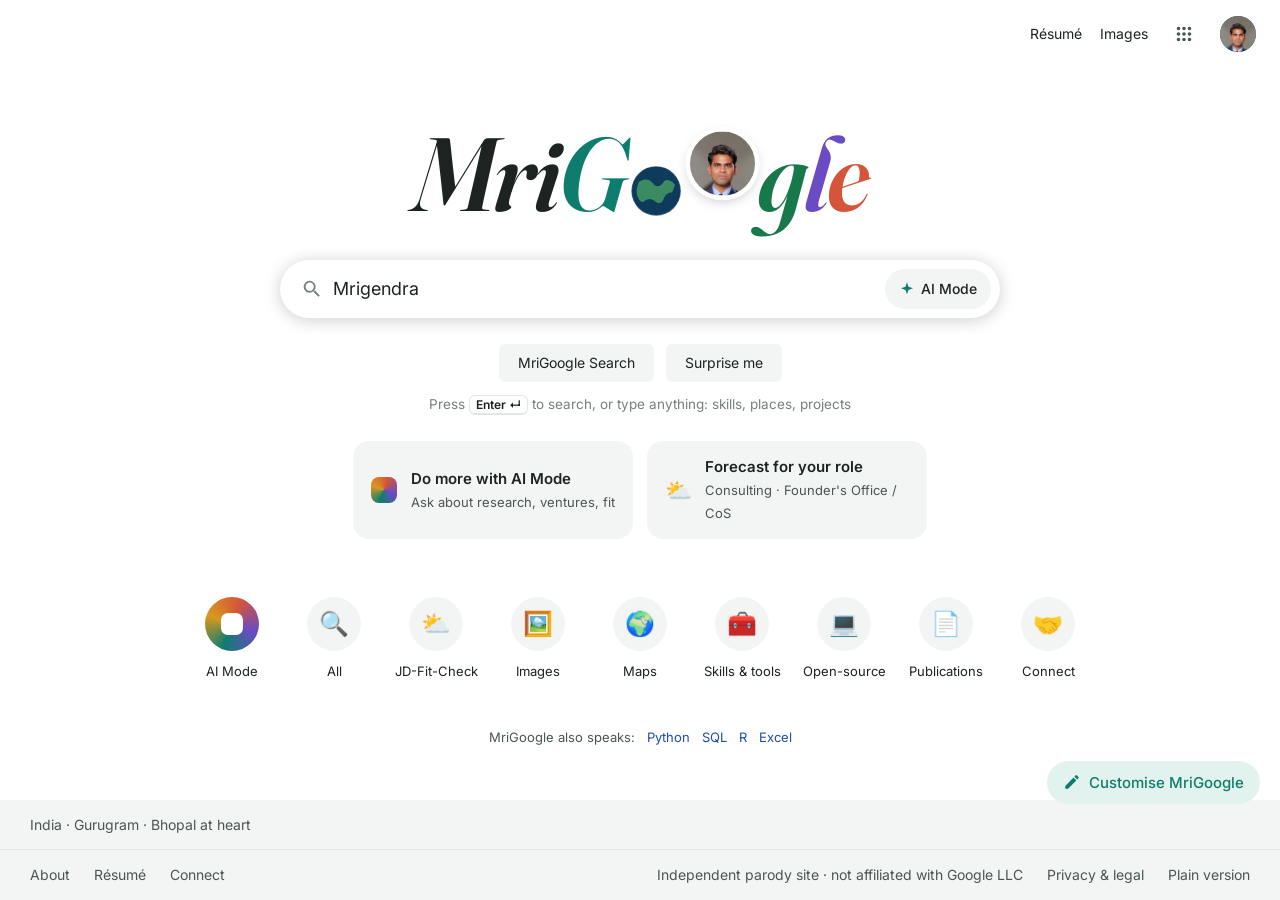
<file: search/index.html>
<!doctype html>
<html lang="en">
<head>
<meta charset="utf-8">
<meta name="viewport" content="width=device-width, initial-scale=1">
<title>Mrigendra Singh Chauhan · MriGoogle</title>
<meta name="description" content="Mrigendra Singh Chauhan: research in 3 countries, Springer-published, founder of EIKCAI. Targeting Consulting and Founder's Office / Chief of Staff roles. Ask the AI, or check the forecast for your role.">
<meta property="og:title" content="Mrigendra Singh Chauhan · Making the complex simple">
<meta property="og:description" content="Research in 3 countries · Springer-published · Founded EIKCAI (₹1.3L in 40 days) · Masters' Union PGP">
<meta name="theme-color" content="#ffffff">
<meta property="og:type" content="website">
<meta property="og:image" content="img/og.jpg">
<meta name="twitter:card" content="summary_large_image">
<link rel="icon" href="data:image/svg+xml,%3Csvg xmlns='http://www.w3.org/2000/svg' viewBox='0 0 64 64'%3E%3Crect width='64' height='64' rx='14' fill='%230f7d6e'/%3E%3Ctext x='32' y='45' font-family='Georgia,serif' font-style='italic' font-weight='700' font-size='38' fill='white' text-anchor='middle'%3EM%3C/text%3E%3C/svg%3E">
<link rel="preconnect" href="https://fonts.googleapis.com">
<link rel="preconnect" href="https://fonts.gstatic.com" crossorigin>
<link href="https://fonts.googleapis.com/css2?family=Fraunces:ital,opsz,wght@1,9..144,600;0,9..144,600&family=Inter:wght@400;500;600&display=swap" rel="stylesheet">
<link rel="stylesheet" href="styles.css">
</head>
<body>
<a class="skip" href="#main">Skip to content</a>

<header class="top">
  <div class="top-row">
    <a class="logo" href="#home" aria-label="MriGoogle home"><span class="mri">Mri</span><span>G</span><span>o</span><span>o</span><span>g</span><span>l</span><span>e</span></a>
    <form class="searchbar" id="searchForm" role="search" autocomplete="off">
      <svg viewBox="0 0 24 24" aria-hidden="true"><path d="M15.5 14h-.8l-.3-.3A6.5 6.5 0 1 0 9.5 16a6.5 6.5 0 0 0 4.2-1.6l.3.3v.8l5 5 1.5-1.5-5-5Zm-6 0a4.5 4.5 0 1 1 0-9 4.5 4.5 0 0 1 0 9Z"/></svg>
      <input id="q" aria-label="Search Mrigendra's work" role="combobox" aria-expanded="false" aria-controls="suggest" aria-autocomplete="list">
      <button type="button" class="clear-btn" id="clearBtn" aria-label="Clear search" hidden>✕</button>
      <button type="button" class="ask-btn" id="askBtn" aria-label="Ask in AI Mode" title="Ask in AI Mode">
        <svg viewBox="0 0 24 24" aria-hidden="true"><path d="M12 2l2.2 6.6L21 11l-6.8 2.4L12 20l-2.2-6.6L3 11l6.8-2.4z"/></svg>
      </button>
      <ul class="suggest" id="suggest" role="listbox" hidden></ul>
    </form>
    <div class="top-actions">
      <button class="pill" id="plainBtn" aria-pressed="false">Plain version</button>
      <button class="icon-btn" id="themeBtn" aria-label="Toggle dark mode">
        <svg viewBox="0 0 24 24" aria-hidden="true"><path d="M12 3a9 9 0 1 0 9 9c0-.5 0-.9-.1-1.4A5.5 5.5 0 0 1 13.4 3.1L12 3Z"/></svg>
      </button>
    </div>
  </div>
  <nav class="tabs" aria-label="Sections">
    <a href="#ai" data-tab="ai"><span class="ai-dot" aria-hidden="true"></span>AI Mode</a>
    <a href="#all" data-tab="all">All</a>
    <a href="#fit" data-tab="fit">JD-Fit-Check</a>
    <a href="#images" data-tab="images">Images</a>
    <a href="#maps" data-tab="maps">Maps</a>
    <a href="#skills" data-tab="skills">Skills &amp; tools</a>
    <a href="#opensource" data-tab="opensource">Open-source</a>
    <a href="#publications" data-tab="publications">Publications</a>
    <a href="#connect" data-tab="connect">Connect</a>
  </nav>
</header>

<main id="main">
  <!-- HOME (Google-style start page) -->
  <section class="tab home" id="tab-home" aria-label="Home" hidden>
    <div class="home-top">
      <a href="assets/Mrigendra_Singh_Chauhan_Resume.pdf" target="_blank" rel="noopener" data-resume>Résumé</a>
      <a href="#images">Images</a>
      <div class="apps-wrap">
        <button class="icon-btn apps-btn" id="appsBtn" aria-label="All sections" aria-expanded="false" aria-controls="appsMenu">
          <svg viewBox="0 0 24 24" aria-hidden="true"><path d="M6 8a2 2 0 1 0 0-4 2 2 0 0 0 0 4Zm6 0a2 2 0 1 0 0-4 2 2 0 0 0 0 4Zm6 0a2 2 0 1 0 0-4 2 2 0 0 0 0 4ZM6 14a2 2 0 1 0 0-4 2 2 0 0 0 0 4Zm6 0a2 2 0 1 0 0-4 2 2 0 0 0 0 4Zm6 0a2 2 0 1 0 0-4 2 2 0 0 0 0 4ZM6 20a2 2 0 1 0 0-4 2 2 0 0 0 0 4Zm6 0a2 2 0 1 0 0-4 2 2 0 0 0 0 4Zm6 0a2 2 0 1 0 0-4 2 2 0 0 0 0 4Z"/></svg>
        </button>
        <div class="apps-menu" id="appsMenu" hidden></div>
      </div>
      <a class="avatar" href="#connect" aria-label="Connect with Mrigendra"><img src="img/doodle-o.webp" alt="" width="36" height="36"></a>
    </div>

    <div class="home-center">
      <a class="doodle" href="#all" id="doodle" title="Doodle: one Mrigendra, three countries, five stops" aria-label="MriGoogle doodle. Search for Mrigendra Singh Chauhan">
        <span class="mri">Mri</span><span class="dl g1">G</span><span class="dl orb globe" aria-hidden="true"><svg viewBox="0 0 40 40"><circle cx="20" cy="20" r="17" fill="#0e3a5c"/><path d="M8 14c4-3 8-2 10 1s5 2 7-1 6-1 8 2l-2 5c-3 0-5 2-6 5s-4 3-6 1-5-2-7 0-4-1-5-4 0-6 1-9Z" fill="#3c8a62"/><ellipse cx="20" cy="20" rx="17" ry="17" fill="none" stroke="#fff3" stroke-width="1"/></svg></span><span class="dl orb photo" aria-hidden="true"><img src="img/doodle-o.webp" alt="" width="160" height="160"></span><span class="dl g4">g</span><span class="dl g5">l</span><span class="dl g6">e</span>
      </a>

      <form class="home-search" id="homeForm" role="search" autocomplete="off">
        <svg viewBox="0 0 24 24" aria-hidden="true"><path d="M15.5 14h-.8l-.3-.3A6.5 6.5 0 1 0 9.5 16a6.5 6.5 0 0 0 4.2-1.6l.3.3v.8l5 5 1.5-1.5-5-5Zm-6 0a4.5 4.5 0 1 1 0-9 4.5 4.5 0 0 1 0 9Z"/></svg>
        <input id="homeQ" aria-label="Search Mrigendra's work" aria-describedby="enterHint">
        <button type="button" class="ai-pill" id="homeAi"><svg viewBox="0 0 24 24" aria-hidden="true"><path d="M12 2l2.2 6.6L21 11l-6.8 2.4L12 20l-2.2-6.6L3 11l6.8-2.4z"/></svg><span>AI Mode</span></button>
      </form>
      <div class="home-btns">
        <button type="submit" form="homeForm" class="gbtn" id="homeSearchBtn">MriGoogle Search</button>
        <button type="button" class="gbtn" id="surpriseBtn">Surprise me</button>
      </div>
      <p class="enter-hint" id="enterHint">Press <kbd>Enter ↵</kbd> to search, or type anything: skills, places, projects</p>

      <div class="home-cards">
        <a class="home-card" href="#ai"><span class="hc-ic ai-dot" aria-hidden="true"></span><span><b>Do more with AI Mode</b><small>Ask about research, ventures, fit</small></span></a>
        <a class="home-card" href="#fit"><span class="hc-ic" aria-hidden="true">⛅</span><span><b>Forecast for your role</b><small>Consulting · Founder's Office / CoS</small></span></a>
      </div>

      <nav class="shortcuts" id="shortcuts" aria-label="Sections"></nav>
      <p class="langline">MriGoogle also speaks: <a href="#skills">Python</a> <a href="#skills">SQL</a> <a href="#skills">R</a> <a href="#skills">Excel</a></p>
    </div>

    <footer class="home-foot">
      <div class="hf-top">India · Gurugram · Bhopal at heart</div>
      <div class="hf-bar">
        <div><a href="#all">About</a><a href="assets/Mrigendra_Singh_Chauhan_Resume.pdf" target="_blank" rel="noopener" data-resume>Résumé</a><a href="#connect">Connect</a></div>
        <div class="hf-legal">Independent parody site · not affiliated with Google LLC<a href="#" data-legal>Privacy &amp; legal</a><a href="#" id="homePlain">Plain version</a></div>
      </div>
    </footer>

    <button class="customise" id="customiseBtn"><svg viewBox="0 0 24 24" aria-hidden="true"><path d="M3 17.2V21h3.8L17.8 9.9l-3.8-3.8L3 17.2Zm17.7-10.4a1 1 0 0 0 0-1.4l-2.3-2.3a1 1 0 0 0-1.4 0l-1.8 1.8 3.8 3.8 1.7-1.9Z"/></svg>Customise MriGoogle</button>
  </section>

  <!-- AI MODE -->
  <section class="tab" id="tab-ai" aria-label="AI Mode" hidden>
    <div class="aimode">
      <div class="ai-stage" id="aiStage">
        <div class="ai-hello" id="aiHello">
          <h1><span class="grad">Hello, I'm Mrigendra's AI.</span></h1>
          <p>Ask about his research, ventures, skills or fit for your role. I only answer from his résumé and project notes.</p>
          <div class="ai-cards" id="aiCards"></div>
        </div>
        <div class="ai-thread" id="aiThread" aria-live="polite"></div>
      </div>
      <form class="ai-input" id="aiForm">
        <input id="aiInput" placeholder="Ask Mrigendra's AI" aria-label="Ask Mrigendra's AI">
        <button type="button" class="pill" id="aiStop" hidden>Stop</button>
        <button type="button" class="pill" id="aiNew">New chat</button>
        <button class="send" type="submit" aria-label="Send">
          <svg viewBox="0 0 24 24" aria-hidden="true"><path d="M3 20.5 21 12 3 3.5v6.6L15 12 3 13.9z"/></svg>
        </button>
      </form>
      <p class="ai-foot" id="aiNote">Sample · scripted answers from résumé notes. The live version uses an AI model limited to the same sources.</p>
    </div>
  </section>

  <!-- ALL -->
  <section class="tab" id="tab-all" aria-label="All results" hidden>
    <div class="serp">
      <div class="col-main">
        <!-- landing -->
        <div id="landing">
          <div class="strip" aria-label="Images of Mrigendra" id="strip"></div>

          <article class="overview" aria-label="AI Overview">
            <header class="ov-head"><span class="spark" aria-hidden="true"></span><h2>AI Overview</h2></header>
            <ul class="ov-bullets" id="ovBullets"></ul>
            <div class="ov-chips" id="ovChips"></div>
            <a class="pill solid" href="#ai">Dive deeper in AI Mode →</a>
          </article>

          <a class="weather-card" href="#fit" id="miniWeather" aria-label="Open JD-Fit-Check"></a>

          <section aria-label="Career stops">
            <div class="sec-head"><h2>Career stops</h2><a href="#maps">See on map →</a></div>
            <div class="carousel" id="stops"></div>
          </section>

          <section aria-label="Recognition">
            <div class="sec-head"><h2>Recognition</h2></div>
            <div class="carousel awards" id="awards"></div>
          </section>

          <section class="paa" aria-label="People also ask">
            <h2>People also ask</h2>
            <div id="paa"></div>
          </section>

          <section class="results" id="results" aria-label="Web results"></section>
        </div>

        <!-- keyword search results -->
        <div id="searchView" hidden>
          <p class="meta-line" id="searchMeta"></p>
          <article class="overview compact" id="searchOverview" hidden></article>
          <div id="searchResults"></div>
        </div>
      </div>

      <aside class="kp" aria-label="Knowledge panel">
        <div class="kp-photo ph" id="kpPhoto">Headshot</div>
        <div class="kp-body">
          <h2 id="kpName"></h2>
          <p class="kp-sub" id="kpRole"></p>
          <p class="kp-tag" id="kpTag"></p>
          <div class="kp-stats" id="kpStats"></div>
          <details class="kp-more"><summary>More about Mrigendra</summary><dl id="kpFacts"></dl></details>
          <div class="kp-links" id="kpLinks"></div>
        </div>
      </aside>
    </div>
  </section>

  <!-- JD-FIT-CHECK -->
  <section class="tab" id="tab-fit" aria-label="JD-Fit-Check" hidden>
    <div class="wx-wrap">
      <div>
        <div class="wx-switch" id="wxSwitch" role="tablist" aria-label="Forecast"></div>
        <article class="wx" id="wx" aria-live="polite"></article>
      </div>
      <aside class="wx-side">
        <h2>Run a forecast for your JD</h2>
        <label for="jd" class="lbl">Paste a job description</label>
        <textarea id="jd" placeholder="Paste the JD. The forecast updates with an honest match: sunshine where I fit, rain where I don't."></textarea>
        <div class="row">
          <button class="pill solid" id="jdBtn">Run forecast</button>
          <button class="pill" data-ex="strong">Strong-fit JD</button>
          <button class="pill" data-ex="weak">Weak-fit JD</button>
          <button class="pill" id="jdStop" hidden>Stop</button>
        </div>
        <p class="jd-status" id="jdStatus" role="status" aria-live="polite" hidden></p>
        <p class="fineprint" id="jdNote">Sample uses keyword matching. The final build reads the JD with an AI model, using only my résumé as evidence.</p>
      </aside>
    </div>
  </section>

  <!-- IMAGES -->
  <section class="tab" id="tab-images" aria-label="Images" hidden>
    <div class="wide">
      <div class="chips-row" id="imgFilter"></div>
      <div class="img-grid" id="imgGrid"></div>
    </div>
  </section>

  <!-- MAPS -->
  <section class="tab" id="tab-maps" aria-label="Maps" hidden>
    <div class="earth">
      <div class="globe-wrap" id="globeWrap">
        <svg id="globe" role="img" aria-label="Globe showing the route from Bhopal to Gurugram via Guwahati, Fredericton and Canberra"></svg>
        <div class="globe-hint">Drag to spin · click a pin</div>
      </div>
      <aside class="voyager" aria-label="Story">
        <div class="v-head">
          <span class="v-kicker">Voyager story</span>
          <h2>The route so far</h2>
          <div class="layers" id="layers" role="group" aria-label="Layers"></div>
        </div>
        <div class="v-card" id="vCard" aria-live="polite"></div>
        <div class="v-nav">
          <button class="pill" id="prevBtn">← Prev</button>
          <button class="pill solid" id="tourBtn">▶ Play tour</button>
          <button class="pill" id="nextBtn">Next →</button>
        </div>
        <ol class="v-list" id="vList"></ol>
      </aside>
    </div>
  </section>

  <!-- SKILLS & TOOLS -->
  <section class="tab" id="tab-skills" aria-label="Skills and tools" hidden>
    <div class="wide">
      <div class="skill-groups" id="skillGroups"></div>
      <div class="sec-head"><h2>Certifications</h2></div>
      <div class="cert-list" id="certs"></div>
      <div class="sec-head"><h2>MBA projects &amp; decks</h2></div>
      <div class="card-grid" id="decks"></div>
    </div>
  </section>

  <!-- OPEN-SOURCE -->
  <section class="tab" id="tab-opensource" aria-label="Open-source" hidden>
    <div class="wide">
      <div class="os-head">
        <div class="chips-row" id="repoFilter"></div>
        <div class="os-links"><a class="pill" href="https://github.com/MRIG003" target="_blank" rel="noopener">GitHub ↗</a><a class="pill" href="https://www.kaggle.com/mrigendrachauhan" target="_blank" rel="noopener">Kaggle ↗</a></div>
      </div>
      <div class="card-grid" id="repos"></div>
    </div>
  </section>

  <!-- PUBLICATIONS -->
  <section class="tab" id="tab-publications" aria-label="Publications" hidden>
    <div class="wide narrow">
      <div id="papers"></div>
      <div class="sec-head"><h2>Writing</h2><a href="https://medium.com/@mrigendraschauhan" target="_blank" rel="noopener">Medium ↗</a></div>
      <div id="writing"></div>
    </div>
  </section>

  <!-- CONNECT -->
  <section class="tab" id="tab-connect" aria-label="Connect" hidden>
    <div class="wide connect">
      <div class="contact-card">
        <div class="ph cc-photo" id="ccPhoto">Headshot</div>
        <h2>Let's talk.</h2>
        <p>Full-time: Consulting, Founder's Office / Chief of Staff. Part-time: side projects below.</p>
        <div class="cc-links" id="ccLinks"></div>
      </div>
      <div>
        <div class="sec-head"><h2>Hire me for a side project</h2></div>
        <div class="offers" id="offers"></div>
        <form class="brief" id="briefForm">
          <h3>Send a brief</h3>
          <div class="brief-row">
            <label>Your name<input id="bName" required></label>
            <label>Project type<select id="bType"></select></label>
          </div>
          <label>What do you need?<textarea id="bText" required placeholder="Goal, timeline, and what a great outcome looks like."></textarea></label>
          <div class="brief-actions"><button class="pill solid" type="submit" id="briefCopy">Copy brief</button><a class="pill" id="briefMail" href="mailto:mrigendra.chauhan2028@mastersunion.org">Open in email ↗</a></div>
        </form>
      </div>
    </div>
  </section>

  <!-- PLAIN -->
  <section id="plain" hidden aria-label="Plain résumé"></section>
</main>

<div class="toast" id="toast" role="status" aria-live="polite" hidden></div>

<button class="legal-badge" data-legal aria-haspopup="dialog">ⓘ Parody site · not affiliated with Google</button>

<dialog class="legal" id="legal" aria-labelledby="legalTitle">
  <h2 id="legalTitle">About this site</h2>
  <p><b>MriGoogle</b> is an independent personal résumé website by Mrigendra Singh Chauhan, made as a parody and homage to the look and feel of a search engine.</p>
  <p>It is <b>not affiliated with, endorsed by, sponsored by or connected to Google LLC</b>. “Google” and related names and marks are trademarks of Google LLC and are mentioned only for parody and identification. This site uses its own wordmark, icons, fonts and code, and no Google service or data.</p>
  <p>Other names (Springer, ANU, UNB, IIT Guwahati, Masters' Union, Bloomberg and others) belong to their owners and appear only to describe the author's own education, work and achievements.</p>
  <p><b>Privacy:</b> no analytics and no cookies. Your light/dark choice is stored in your own browser only.</p>
  <p>Photos belong to their owners. To request a change or removal, email <a href="mailto:mrigendra.chauhan2028@mastersunion.org">mrigendra.chauhan2028@mastersunion.org</a>.</p>
  <form method="dialog"><button class="pill solid">Close</button></form>
</dialog>

<div class="lightbox" id="lightbox" hidden role="dialog" aria-modal="true" aria-label="Photo">
  <div class="lb-inner"><button class="icon-btn lb-close" id="lbClose" aria-label="Close">✕</button><div id="lbBody"></div></div>
</div>

<footer class="foot">
  <span>Bhopal → Guwahati → Fredericton → Canberra → Gurugram</span>
  <span>Independent parody site · not affiliated with, endorsed by or sponsored by Google LLC · <a href="#" data-legal>Privacy &amp; legal</a></span>
</footer>

<script src="vendor/d3.min.js"></script>
<script src="vendor/topojson-client.min.js"></script>
<script src="vendor/world-110m.js"></script>
<script src="data.js"></script>
<script src="resume-text.js"></script>
<script src="app.js"></script>
</body>
</html>
</file>
<file: search/styles.css>
:root{
  --bg:#ffffff; --bg-2:#f3f5f4; --card:#ffffff; --ink:#1c2321; --ink-2:#4b5552; --muted:#76807c;
  --line:#e2e6e4; --link:#1f4fa8; --green:#17784a; --mark:#fff1c2;
  --accent:#0f7d6e; --on-accent:#ffffff; --accent-soft:#e2f2ee; --coral:#d4553a; --amber:#d8981f; --violet:#6a4bc4;
  --sky-1:#4a90c9; --sky-2:#7cb8e2; --space:#0b1020;
  --gutter:196px;
  --sans:'Inter',system-ui,-apple-system,Segoe UI,Roboto,Arial,sans-serif; --serif:'Fraunces',Georgia,serif;
}
@media (prefers-color-scheme:dark){:root:not([data-theme="light"]){
  color-scheme:dark; --bg:#151918; --bg-2:#1d2321; --card:#1d2321; --ink:#e8ecea; --ink-2:#b6bfbb; --muted:#8c9692;
  --line:#2e3633; --link:#8ab4f8; --green:#6fcf97; --mark:#4a3f12;
  --accent:#5fd0bc; --on-accent:#0b1513; --accent-soft:#1d3531; --sky-1:#1e3a5c; --sky-2:#2e5a85;}}
:root[data-theme="dark"]{
  color-scheme:dark; --bg:#151918; --bg-2:#1d2321; --card:#1d2321; --ink:#e8ecea; --ink-2:#b6bfbb; --muted:#8c9692;
  --line:#2e3633; --link:#8ab4f8; --green:#6fcf97; --mark:#4a3f12;
  --accent:#5fd0bc; --on-accent:#0b1513; --accent-soft:#1d3531; --sky-1:#1e3a5c; --sky-2:#2e5a85;}

*{box-sizing:border-box;margin:0;padding:0}
body{background:var(--bg);color:var(--ink);font:15px/1.55 var(--sans);-webkit-font-smoothing:antialiased}
a{color:var(--link);text-decoration:none}
a:hover{text-decoration:underline}
button,input,select,textarea{font:inherit;color:inherit}
button{cursor:pointer}
:focus-visible{outline:2px solid var(--accent);outline-offset:2px}
h1,h2,h3{text-wrap:balance}
mark{background:var(--mark);color:inherit;border-radius:3px;padding:0 1px}
.skip{position:absolute;left:-999px}
.skip:focus{left:12px;top:12px;background:var(--card);padding:8px;z-index:99}
.ph{background:var(--bg-2);display:grid;place-items:center;font-size:12px;color:var(--muted);border:1px dashed var(--line);text-align:center;padding:6px}

/* header */
.top{position:sticky;top:env(safe-area-inset-top,0px);z-index:30;background:var(--bg);border-bottom:1px solid var(--line)}
.top-row{display:flex;align-items:center;gap:22px;padding:18px 24px 6px}
.logo{font:600 italic 30px/1 var(--serif);letter-spacing:-.02em;text-decoration:none!important;flex:none;width:150px}
.logo .mri{color:var(--ink);margin-right:1px}
.logo span:nth-child(2){color:var(--accent)} .logo span:nth-child(3){color:var(--coral)}
.logo span:nth-child(4){color:var(--amber)} .logo span:nth-child(5){color:var(--accent)}
.logo span:nth-child(6){color:var(--green)} .logo span:nth-child(7){color:var(--violet)}
.searchbar{position:relative;flex:1;max-width:690px;display:flex;align-items:center;gap:8px;background:var(--card);border:1px solid var(--line);border-radius:24px;padding:0 6px 0 16px;height:46px;box-shadow:0 1px 6px rgba(32,33,36,.12)}
.searchbar:focus-within{box-shadow:0 1px 10px rgba(32,33,36,.22)}
.searchbar > svg{width:20px;height:20px;fill:var(--muted);flex:none}
.searchbar input{flex:1;border:0;background:transparent;font-size:16px;outline:none;min-width:0}
.clear-btn{border:0;background:none;color:var(--muted);width:30px;height:30px;border-radius:50%}
.clear-btn:hover{background:var(--bg-2)}
.ask-btn{width:36px;height:36px;border-radius:50%;border:0;background:var(--accent-soft);display:grid;place-items:center;flex:none}
.ask-btn svg{fill:var(--accent);width:18px;height:18px}
.suggest{position:absolute;left:-1px;right:-1px;top:44px;background:var(--card);border:1px solid var(--line);border-top:0;border-radius:0 0 24px 24px;list-style:none;padding:6px 0 10px;box-shadow:0 8px 16px rgba(0,0,0,.12)}
.suggest li{display:flex;gap:12px;align-items:center;padding:8px 18px;cursor:pointer;font-size:15px}
.suggest li[aria-selected="true"],.suggest li:hover{background:var(--bg-2)}
.suggest li small{margin-left:auto;color:var(--muted);font-size:12px}
.suggest li .si{color:var(--muted);width:18px;text-align:center}
.top-actions{display:flex;gap:8px;align-items:center;margin-left:auto}
.pill{border:1px solid var(--line);background:var(--card);border-radius:999px;padding:7px 14px;font-size:13.5px;font-weight:500;color:var(--ink);transition:transform .12s,background .15s;display:inline-flex;align-items:center;gap:6px;text-decoration:none!important;white-space:nowrap}
.pill:hover{background:var(--bg-2)}
.pill:active{transform:scale(.97)}
.pill.solid{background:var(--accent);border-color:var(--accent);color:var(--on-accent)}
:root[data-theme="dark"] .pill.solid{color:#0b1513}
@media (prefers-color-scheme:dark){:root:not([data-theme="light"]) .pill.solid{color:#0b1513}}
.icon-btn{width:36px;height:36px;border-radius:50%;border:0;background:transparent;display:grid;place-items:center}
.icon-btn:hover{background:var(--bg-2)}
.icon-btn svg{width:20px;height:20px;fill:var(--ink-2)}
.tabs{display:flex;gap:2px;padding:0 24px 0 var(--gutter);overflow-x:auto;scrollbar-width:none}
.tabs::-webkit-scrollbar{display:none}
.tabs a{padding:10px 12px 12px;color:var(--ink-2);font-size:14px;border-bottom:3px solid transparent;white-space:nowrap;text-decoration:none;display:flex;align-items:center;gap:6px}
.tabs a:hover{color:var(--ink)}
.tabs a[aria-current="page"]{color:var(--accent);border-bottom-color:var(--accent);font-weight:500}
.ai-dot{width:14px;height:14px;border-radius:5px;background:conic-gradient(from 200deg,var(--accent),var(--amber),var(--coral),var(--violet),var(--accent))}

.sec-head{display:flex;justify-content:space-between;align-items:baseline;margin:28px 0 12px}
.sec-head h2{font-size:19px;font-weight:500}
.sec-head a{font-size:14px}
.chips-row{display:flex;flex-wrap:wrap;gap:8px;margin-bottom:16px}
.chip{border:1px solid var(--line);background:var(--card);border-radius:999px;padding:6px 12px;font-size:13.5px}
.chip:hover{border-color:var(--accent);color:var(--accent)}
.chip[aria-pressed="true"]{background:var(--accent-soft);border-color:var(--accent);color:var(--accent)}

/* ALL */
.serp{display:grid;grid-template-columns:minmax(0,652px) 360px;gap:56px;padding:18px 24px 64px var(--gutter)}
.serp > *{min-width:0}
.meta-line{color:var(--muted);font-size:13.5px;margin-bottom:12px}
.strip{display:grid;grid-template-columns:repeat(6,1fr);gap:6px;margin-bottom:18px}
.strip button{border:0;padding:0;border-radius:10px;overflow:hidden;aspect-ratio:1;background:none}
.strip .ph{height:100%;border-radius:10px;font-size:11px}
.strip img{width:100%;height:100%;object-fit:cover;display:block}
.overview{border-radius:18px;background:var(--bg-2);padding:16px 20px 18px;margin-bottom:22px}
.ov-head{display:flex;align-items:center;gap:10px;margin-bottom:10px}
.ov-head h2{font-size:16px;font-weight:600}
.spark{width:22px;height:22px;border-radius:7px;background:conic-gradient(from 200deg,var(--accent),var(--amber),var(--coral),var(--violet),var(--accent));flex:none}
.ov-bullets{list-style:none;display:grid;gap:8px;margin-bottom:12px}
.ov-bullets li{display:flex;gap:10px;align-items:baseline;font-size:14.5px;color:var(--ink-2)}
.ov-bullets b{color:var(--ink);font-weight:600;white-space:nowrap}
.ov-bullets li:before{content:"";width:6px;height:6px;border-radius:50%;background:var(--accent);flex:none;transform:translateY(-2px)}
.ov-chips{display:flex;flex-wrap:wrap;gap:8px;margin-bottom:14px}
.overview.compact p{font-size:14.5px;color:var(--ink-2);margin-bottom:10px}
.weather-card{display:grid;grid-template-columns:auto auto 1fr;gap:16px;align-items:center;border:1px solid var(--line);border-radius:16px;padding:14px 18px;color:var(--ink);text-decoration:none!important;transition:box-shadow .15s}
.weather-card:hover{box-shadow:0 2px 12px rgba(0,0,0,.08)}
.weather-card .wi{width:50px;height:50px}
.weather-card .t{font-size:40px;font-weight:400;line-height:1}
.weather-card .t sup{font-size:15px;color:var(--muted)}
.weather-card .w-meta{font-size:13.5px;color:var(--ink-2)}
.weather-card .w-meta b{display:block;font-size:15px;color:var(--ink)}
.weather-card .go{color:var(--link)}
.carousel{display:flex;gap:12px;overflow-x:auto;padding-bottom:6px;scroll-snap-type:x mandatory;scrollbar-width:thin}
.stop{flex:0 0 190px;scroll-snap-align:start;border:1px solid var(--line);border-radius:14px;overflow:hidden;background:var(--card);text-decoration:none!important;color:var(--ink)}
.stop .ph{height:96px;border:0;border-bottom:1px dashed var(--line)}
.stop div.b{padding:10px 12px}
.stop small{color:var(--muted);font-size:12px}
.stop h3{font-size:15px;font-weight:600;margin:1px 0 6px}
.stop .num{font-size:20px;font-weight:600;color:var(--accent);font-variant-numeric:tabular-nums}
.stop .lab{font-size:12px;color:var(--ink-2);display:block;line-height:1.3}
.awards .aw{flex:0 0 auto;scroll-snap-align:start;border:1px solid var(--line);border-radius:12px;padding:10px 14px;background:var(--card);font-size:14px}
.awards .aw small{display:block;color:var(--muted);font-size:12px}
.paa{margin:6px 0 22px}
.paa h2{font-size:19px;font-weight:500;margin:22px 0 6px}
.paa details{border-bottom:1px solid var(--line)}
.paa summary{list-style:none;cursor:pointer;padding:13px 4px;display:flex;justify-content:space-between;gap:12px}
.paa summary::-webkit-details-marker{display:none}
.paa summary:after{content:"⌄";color:var(--muted);transition:transform .2s}
.paa details[open] summary:after{transform:rotate(180deg)}
.paa .ans{padding:0 4px 14px;color:var(--ink-2);font-size:14.5px}
.result{margin-bottom:26px}
.r-site{display:flex;gap:10px;align-items:center;margin-bottom:4px}
.fav{width:28px;height:28px;border-radius:50%;background:var(--bg-2);border:1px solid var(--line);display:grid;place-items:center;font-size:11px;font-weight:600;color:var(--ink-2);flex:none}
.r-site b{display:block;font-size:14px;font-weight:500;color:var(--ink)}
.r-site span{font-size:12.5px;color:var(--muted)}
.result h3{font-size:19px;font-weight:400;line-height:1.3}
.result p{color:var(--ink-2);font-size:14.5px;margin-top:3px}
.r-chips{display:flex;flex-wrap:wrap;gap:6px;margin-top:6px}
.r-chips span{font-size:12px;background:var(--bg-2);border-radius:999px;padding:2px 9px;color:var(--ink-2)}
.sources{display:flex;flex-wrap:wrap;gap:6px;margin-top:8px}
.src{font-size:12px;background:var(--card);border:1px solid var(--line);border-radius:999px;padding:3px 10px;color:var(--ink-2);display:inline-flex;gap:6px;align-items:center}
.src:before{content:"";width:6px;height:6px;border-radius:50%;background:var(--accent)}
.empty{padding:30px 0;color:var(--ink-2)}
.empty b{color:var(--ink)}

.kp{border:1px solid var(--line);border-radius:16px;overflow:hidden;align-self:start;position:sticky;top:130px}
.kp-photo{height:210px;border:0;border-bottom:1px dashed var(--line);border-radius:0}
.kp-body{padding:14px 18px 18px}
.kp h2{font:600 24px var(--serif)}
.kp-sub{color:var(--muted);font-size:14px}
.kp-tag{font:600 italic 17px var(--serif);color:var(--accent);margin:8px 0 12px}
.kp-stats{display:grid;grid-template-columns:1fr 1fr;gap:8px}
.kp-stats div{background:var(--bg-2);border-radius:10px;padding:9px 10px}
.kp-stats b{display:block;font-size:19px;color:var(--accent);font-variant-numeric:tabular-nums}
.kp-stats span{font-size:12px;color:var(--ink-2)}
.kp-more{margin:12px 0;border-top:1px solid var(--line);padding-top:10px}
.kp-more summary{cursor:pointer;font-size:14px;color:var(--link)}
.kp-more dl{font-size:14px;margin-top:8px}
.kp-more dl div{padding:3px 0}
.kp-more dt{display:inline;font-weight:600}
.kp-more dd{display:inline;color:var(--ink-2)}
.kp-links{display:flex;flex-wrap:wrap;gap:8px}

/* AI MODE */
.aimode{max-width:820px;margin:0 auto;padding:16px 20px 18px;min-height:calc(100vh - 116px);display:flex;flex-direction:column}
.ai-stage{flex:1;display:flex;flex-direction:column}
.ai-hello{margin:auto 0;padding:40px 0 24px}
.ai-hello h1{font:600 clamp(32px,5vw,48px)/1.1 var(--sans);letter-spacing:-.02em;margin-bottom:10px}
.grad{background:linear-gradient(90deg,var(--accent),var(--violet) 55%,var(--coral));-webkit-background-clip:text;background-clip:text;color:transparent}
.ai-hello p{color:var(--ink-2);font-size:17px;max-width:600px}
.ai-cards{display:grid;grid-template-columns:repeat(4,1fr);gap:12px;margin-top:28px}
.ai-card{border:0;background:var(--bg-2);border-radius:16px;padding:14px;text-align:left;min-height:120px;display:flex;flex-direction:column;justify-content:space-between;transition:background .15s}
.ai-card:hover{background:color-mix(in srgb,var(--accent-soft) 70%,var(--bg-2))}
.ai-card span{font-size:14.5px}
.ai-card i{font-style:normal;font-size:20px;align-self:flex-end}
.ai-thread{display:flex;flex-direction:column;gap:18px;padding:12px 0}
.turn-q{align-self:flex-end;background:var(--bg-2);padding:10px 16px;border-radius:20px 20px 4px 20px;max-width:80%}
.turn-a{display:grid;grid-template-columns:28px 1fr;gap:12px}
.turn-a .spark{width:24px;height:24px;margin-top:2px}
.turn-a .txt{font-size:15.5px;line-height:1.65}
.cursor{display:inline-block;width:7px;height:15px;background:var(--accent);margin-left:2px;vertical-align:-2px;animation:blink 1s steps(2) infinite}
@keyframes blink{50%{opacity:0}}
.followups{display:flex;flex-wrap:wrap;gap:8px;margin-top:10px}
.ai-input{position:sticky;bottom:12px;display:flex;align-items:center;gap:8px;background:var(--card);border:1px solid var(--line);border-radius:28px;padding:8px 8px 8px 20px;box-shadow:0 2px 14px rgba(0,0,0,.08)}
.ai-input input{flex:1;border:0;background:transparent;font-size:16px;outline:none;min-width:0;padding:8px 0}
.send{width:42px;height:42px;border-radius:50%;border:0;background:var(--accent);display:grid;place-items:center;flex:none}
.send svg{width:20px;height:20px;fill:var(--on-accent)}
.ai-foot{text-align:center;font-size:12px;color:var(--muted);margin-top:10px}

/* JD-FIT-CHECK (weather) */
.wx-wrap{display:grid;grid-template-columns:minmax(0,700px) 1fr;gap:28px;padding:22px 24px 64px var(--gutter);max-width:1360px}
.wx-switch{display:flex;gap:8px;margin-bottom:12px}
.wx-switch button{border:1px solid var(--line);background:var(--card);border-radius:12px;padding:8px 14px;text-align:left;min-width:140px}
.wx-switch button small{display:block;color:var(--muted);font-size:12px}
.wx-switch button b{font-size:18px;font-weight:600}
.wx-switch button[aria-selected="true"]{border-color:var(--accent);background:var(--accent-soft)}
.wx{border:1px solid var(--line);border-radius:20px;overflow:hidden}
.wx-hero{background:linear-gradient(160deg,var(--sky-1),var(--sky-2));color:#fff;padding:22px 24px 18px}
.wx-loc{font-size:14px;opacity:.92}
.wx-loc b{font-size:20px;display:block;font-weight:600;opacity:1}
.wx-main{display:flex;align-items:center;gap:18px;margin-top:14px;flex-wrap:wrap}
.wx-main .wi{width:84px;height:84px}
.wx-temp{font-size:76px;font-weight:300;line-height:1;font-variant-numeric:tabular-nums}
.wx-temp sup{font-size:22px;font-weight:500;vertical-align:top;margin-left:2px}
.wx-cond{font-size:15px}
.wx-cond b{display:block;font-size:22px;font-weight:500}
.wx-headline{margin-top:14px;font-size:15px;max-width:560px}
.wx-why{display:flex;flex-wrap:wrap;gap:6px;margin-top:12px}
.wx-why span{background:rgba(255,255,255,.18);border-radius:999px;padding:3px 10px;font-size:13px}
.wx-sec{padding:16px 22px;border-top:1px solid var(--line)}
.wx-sec h3{font-size:12px;text-transform:uppercase;letter-spacing:.08em;color:var(--muted);font-weight:600;margin-bottom:10px}
.chart{width:100%;height:110px;display:block}
.chart .area{fill:var(--accent-soft)}
.chart .line{fill:none;stroke:var(--accent);stroke-width:2.5}
.chart text{font:11px var(--sans);fill:var(--ink-2)}
.chart text.v{font-weight:600;fill:var(--ink)}
.hourly{display:grid;grid-template-columns:repeat(8,1fr);text-align:center;gap:4px}
.hourly div{font-size:12px;color:var(--ink-2)}
.hourly .wi{width:28px;height:28px;margin:0 auto 2px;display:block}
.days{display:grid;gap:2px}
.day{display:grid;grid-template-columns:70px 34px 1fr 90px;align-items:center;gap:12px;padding:8px 0;font-size:14px}
.day .wi{width:30px;height:30px}
.day .range{display:flex;align-items:center;gap:6px;font-variant-numeric:tabular-nums;justify-content:flex-end}
.day .range i{flex:1;height:5px;border-radius:9px;background:linear-gradient(90deg,var(--amber),var(--coral));max-width:40px}
.tiles{display:grid;grid-template-columns:repeat(3,1fr);gap:10px}
.tiles.four{grid-template-columns:repeat(4,1fr)}
.tile{background:var(--bg-2);border-radius:14px;padding:12px}
.tile .k{font-size:11.5px;text-transform:uppercase;letter-spacing:.06em;color:var(--muted)}
.tile .v{font-size:19px;font-weight:600;margin:2px 0}
.tile p{font-size:12.5px;color:var(--ink-2);line-height:1.4}
.tile.rain{background:color-mix(in srgb,var(--sky-2) 18%,var(--bg-2))}
.wx-side h2{font:600 22px var(--serif);margin-bottom:8px}
.lbl{display:block;font-size:12.5px;color:var(--muted);margin:12px 0 6px;text-transform:uppercase;letter-spacing:.06em}
select,textarea,.brief input{width:100%;border:1px solid var(--line);border-radius:12px;background:var(--card);color:var(--ink);font-size:14px;padding:10px 12px}
textarea{min-height:150px;resize:vertical}
.row{display:flex;gap:8px;flex-wrap:wrap;margin-top:10px}
.fineprint{font-size:12.5px;color:var(--muted);margin-top:12px}

/* shared wide tabs */
.wide{padding:22px 24px 64px var(--gutter);max-width:1360px}
.narrow{max-width:960px}

/* IMAGES */
.img-grid{columns:4 220px;column-gap:12px}
.img-grid figure{break-inside:avoid;margin-bottom:12px;border-radius:12px;overflow:hidden;border:1px solid var(--line);cursor:pointer;background:var(--card)}
.img-grid .ph{height:170px;border:0}
.img-grid figure:nth-child(3n) .ph{height:230px}
.img-grid figure:nth-child(4n) .ph{height:140px}
.img-grid img{width:100%;display:block}
.img-grid figcaption{font-size:13px;padding:8px 10px;color:var(--ink-2)}
.lightbox{position:fixed;inset:0;z-index:50;background:rgba(0,0,0,.7);display:grid;place-items:center;padding:20px}
.lightbox[hidden]{display:none}
.lb-inner{background:var(--card);border-radius:18px;max-width:720px;width:100%;overflow:hidden;position:relative}
.lb-inner .ph{height:360px;border:0}
.lb-inner img{width:100%;display:block;max-height:70vh;object-fit:contain;background:#000}
.lb-text{padding:16px 20px}
.lb-text h3{font:600 20px var(--serif)}
.lb-text p{color:var(--ink-2);font-size:14.5px;margin-top:4px}
.lb-close{position:absolute;right:10px;top:10px;background:var(--card)}

/* SKILLS & TOOLS */
.skill-groups{display:grid;grid-template-columns:repeat(3,1fr);gap:16px}
.sg{border:1px solid var(--line);border-radius:16px;padding:16px}
.sg h3{font-size:16px;display:flex;gap:8px;align-items:center;margin-bottom:10px}
.sg ul{list-style:none;display:grid;gap:2px}
.sg li{display:flex;justify-content:space-between;gap:10px;padding:6px 0;border-bottom:1px solid var(--line);font-size:14px}
.sg li:last-child{border-bottom:0}
.sg li small{color:var(--accent);font-size:12px;text-align:right}
.card-grid{display:grid;grid-template-columns:repeat(auto-fill,minmax(280px,1fr));gap:14px}
.card{border:1px solid var(--line);border-radius:16px;padding:16px;background:var(--card);display:flex;flex-direction:column;gap:8px}
.card .thumb{height:120px;border-radius:10px;margin:-4px -4px 4px}
.card h3{font-size:16px;font-weight:600;word-break:break-word}
.card p{font-size:13.5px;color:var(--ink-2);flex:1}
.card .tags{display:flex;flex-wrap:wrap;gap:6px}
.card .tags span{font-size:12px;background:var(--bg-2);border-radius:999px;padding:2px 9px;color:var(--ink-2)}
.card .foot-row{display:flex;justify-content:space-between;align-items:center;font-size:13px;color:var(--muted)}
.lang{display:inline-flex;align-items:center;gap:6px}
.lang i{width:10px;height:10px;border-radius:50%;background:var(--muted)}
.os-head{display:flex;justify-content:space-between;align-items:flex-start;gap:12px;flex-wrap:wrap}
.os-links{display:flex;gap:8px}

/* PUBLICATIONS */
.paper{padding:18px 0;border-bottom:1px solid var(--line)}
.paper .type{font-size:12px;text-transform:uppercase;letter-spacing:.06em;color:var(--muted)}
.paper h3{font-size:18px;font-weight:400;margin:2px 0}
.paper .au{font-size:13.5px;color:var(--green)}
.paper .figs{display:flex;flex-wrap:wrap;gap:10px;margin:12px 0}
.paper .figs div{background:var(--bg-2);border-radius:12px;padding:8px 12px}
.paper .figs b{display:block;font-size:18px;color:var(--accent)}
.paper .figs span{font-size:12px;color:var(--ink-2)}
.paper .acts{display:flex;gap:8px;margin-top:8px;flex-wrap:wrap}
.paper.featured{border:1px solid var(--line);border-radius:16px;padding:18px;margin-bottom:8px}
.post{display:flex;justify-content:space-between;gap:12px;padding:12px 0;border-bottom:1px solid var(--line);font-size:15px}
.post small{color:var(--muted);white-space:nowrap}

/* CONNECT */
.connect{display:grid;grid-template-columns:320px 1fr;gap:32px;align-items:start}
.contact-card{border:1px solid var(--line);border-radius:18px;overflow:hidden;position:sticky;top:130px}
.cc-photo{height:200px;border:0;border-bottom:1px dashed var(--line)}
.contact-card h2{font:600 26px var(--serif);padding:14px 18px 2px}
.contact-card p{padding:0 18px;color:var(--ink-2);font-size:14px}
.cc-links{display:grid;padding:12px 18px 18px}
.cc-links a{display:flex;justify-content:space-between;padding:10px 0;border-bottom:1px solid var(--line);color:var(--ink);font-size:14.5px}
.cc-links a span{color:var(--muted);font-size:13px}
.offers{display:grid;grid-template-columns:1fr 1fr;gap:12px}
.offer{border:1px solid var(--line);border-radius:16px;padding:16px;text-align:left;background:var(--card);transition:border-color .15s}
.offer:hover,.offer[aria-pressed="true"]{border-color:var(--accent)}
.offer[aria-pressed="true"]{background:var(--accent-soft)}
.offer i{font-style:normal;font-size:22px}
.offer h3{font-size:16px;margin:6px 0 4px}
.offer p{font-size:13.5px;color:var(--ink-2)}
.brief{margin-top:18px;border:1px solid var(--line);border-radius:16px;padding:18px;display:grid;gap:12px}
.brief h3{font-size:17px}
.brief label{font-size:13px;color:var(--muted);display:grid;gap:6px}
.brief-row{display:grid;grid-template-columns:1fr 1fr;gap:12px}
.brief textarea{min-height:110px}
.brief button{justify-self:start}

/* MAPS */
.earth{display:grid;grid-template-columns:1fr 380px;height:calc(100vh - 116px);min-height:560px;background:var(--space)}
.globe-wrap{position:relative;overflow:hidden;background:radial-gradient(circle at 50% 50%,#16213f 0,#0b1020 60%)}
#globe{width:100%;height:100%;display:block;cursor:grab;touch-action:none}
#globe:active{cursor:grabbing}
.sphere{fill:#0e3a5c}
.grat{fill:none;stroke:#ffffff14;stroke-width:.6}
.land{fill:#2f6b4f;stroke:#1d4a36;stroke-width:.5}
.route{fill:none;stroke:#ffb74d;stroke-width:2;stroke-dasharray:5 5}
.gpin{cursor:pointer}
.gpin circle{fill:#ff7043;stroke:#fff;stroke-width:2}
.gpin.active circle{fill:#ffd54f;r:8}
.gpin text{fill:#fff;font:600 12px var(--sans);paint-order:stroke;stroke:#0b1020;stroke-width:3px}
.gpin.dim{opacity:.25}
.globe-hint{position:absolute;left:16px;bottom:14px;color:#ffffffaa;font-size:12px}
.voyager{background:var(--card);display:flex;flex-direction:column;overflow:auto;border-left:1px solid var(--line)}
.v-head{padding:20px 20px 12px}
.v-kicker{font-size:12px;text-transform:uppercase;letter-spacing:.08em;color:var(--accent);font-weight:600}
.v-head h2{font:600 26px var(--serif);margin:2px 0 12px}
.layers{display:flex;flex-wrap:wrap;gap:6px}
.layer{font-size:12.5px;border:1px solid var(--line);border-radius:999px;padding:4px 10px;background:var(--card)}
.layer[aria-pressed="true"]{background:var(--accent-soft);border-color:var(--accent);color:var(--accent)}
.v-card{flex:none;margin:6px 20px 12px;border-radius:14px;overflow:hidden;border:1px solid var(--line)}
.v-card .ph{height:140px;border:0;border-bottom:1px dashed var(--line)}
.v-body{padding:14px 16px}
.v-body .when{font-size:12.5px;color:var(--muted)}
.v-body h3{font:600 21px var(--serif);margin:2px 0 6px}
.v-body p{font-size:14px;color:var(--ink-2)}
.v-result{display:flex;align-items:baseline;gap:10px;margin-top:12px;background:var(--accent-soft);border-radius:10px;padding:10px 12px}
.v-result b{font-size:24px;color:var(--accent)}
.v-result span{font-size:13px;color:var(--ink-2)}
.v-nav{display:flex;justify-content:space-between;gap:8px;padding:0 20px 12px}
.v-list{list-style:none;padding:0 12px 20px}
.v-list button{width:100%;text-align:left;border:0;background:transparent;padding:9px 8px;border-radius:10px;display:flex;gap:12px;align-items:center;font-size:14px}
.v-list button:hover{background:var(--bg-2)}
.v-list button[aria-current="true"]{background:var(--accent-soft)}
.v-list .n{width:24px;height:24px;border-radius:50%;background:var(--coral);color:#fff;display:grid;place-items:center;font-size:12px;font-weight:600;flex:none}
.v-list small{display:block;color:var(--muted);font-size:12px}

/* HOME */
body.home-on .top,body.home-on .foot{display:none}
.home{min-height:100vh;display:flex;flex-direction:column;position:relative;background:var(--bg)}
.home-top{display:flex;justify-content:flex-end;align-items:center;gap:18px;padding:16px 24px;font-size:14px}
.home-top > a{color:var(--ink);text-decoration:none}
.home-top > a:hover{text-decoration:underline}
.apps-wrap{position:relative}
.apps-btn svg{width:22px;height:22px}
.apps-menu{position:absolute;right:0;top:44px;z-index:40;background:var(--card);border:1px solid var(--line);border-radius:22px;padding:14px;display:grid;grid-template-columns:repeat(3,96px);gap:4px;box-shadow:0 8px 28px rgba(0,0,0,.18)}
.apps-menu[hidden]{display:none}
.apps-menu a{display:grid;justify-items:center;gap:6px;padding:10px 4px;border-radius:14px;color:var(--ink);text-decoration:none;font-size:12.5px;text-align:center}
.apps-menu a:hover{background:var(--bg-2)}
.apps-menu .sc-ic{width:40px;height:40px;font-size:18px}
.avatar{width:36px;height:36px;border-radius:50%;background:var(--accent);color:var(--on-accent)!important;display:grid;place-items:center;font-weight:600;text-decoration:none!important}
.home-center{flex:1;display:flex;flex-direction:column;align-items:center;padding:6vh 20px 80px}
.doodle{position:relative;display:flex;align-items:baseline;font:600 italic clamp(56px,10vw,104px)/1 var(--serif);letter-spacing:-.03em;text-decoration:none!important;margin-bottom:34px}
.doodle .mri{color:var(--ink)}
.doodle .g1{color:var(--accent)} .doodle .g4{color:var(--green)} .doodle .g5{color:var(--violet)} .doodle .g6{color:var(--coral)}
.doodle .orb{display:inline-block;width:.56em;height:.56em;margin:0 .02em;align-self:flex-end;transform:translateY(-.06em)}
.doodle .orb svg{width:100%;height:100%;display:block}
.doodle .globe svg{animation:spin 18s linear infinite}
.doodle .sun .rays{transform-origin:20px 20px;animation:spin 12s linear infinite}
@keyframes spin{to{transform:rotate(360deg)}}
.doodle .dl{display:inline-block;transition:transform .25s}
.doodle:hover .dl{transform:translateY(-6px)}
.doodle:hover .dl:nth-child(odd){transform:translateY(-3px)}
.doodle-photo{position:absolute;right:-92px;top:-18px;width:78px;height:78px;border-radius:50%;border:1.5px dashed var(--muted);display:grid;place-items:center;text-align:center;font:500 10px/1.2 var(--sans);color:var(--muted);letter-spacing:0;transform:rotate(8deg);background:var(--bg-2)}
.home-search{display:flex;align-items:center;gap:10px;width:min(720px,100%);height:58px;padding:0 8px 0 20px;background:var(--card);border:1px solid var(--line);border-radius:30px;box-shadow:0 2px 10px rgba(32,33,36,.12)}
.home-search:focus-within{box-shadow:0 2px 16px rgba(32,33,36,.22);border-color:transparent}
.home-search > svg{width:22px;height:22px;fill:var(--muted);flex:none}
.home-search input{flex:1;border:0;background:transparent;font-size:18px;outline:none;min-width:0}
.ai-pill{display:inline-flex;align-items:center;gap:6px;border:0;border-radius:999px;background:var(--bg-2);padding:9px 14px;font-weight:500;font-size:14px}
.ai-pill svg{width:16px;height:16px;fill:var(--accent)}
.ai-pill:hover{background:var(--accent-soft)}
.enter-hint{margin-top:12px;font-size:13.5px;color:var(--muted);text-align:center}
.enter-hint kbd{font:600 12px var(--sans);border:1px solid var(--line);border-bottom-width:2px;border-radius:6px;padding:1px 6px;color:var(--ink);background:var(--card)}
.enter-hint.pulse kbd{animation:pulse 1.6s ease-in-out infinite}
@keyframes pulse{50%{border-color:var(--accent);color:var(--accent)}}
.home-cards{display:grid;grid-template-columns:repeat(2,minmax(0,280px));gap:14px;margin-top:26px}
.home-card{display:flex;gap:14px;align-items:center;background:var(--bg-2);border-radius:16px;padding:14px 18px;color:var(--ink);text-decoration:none!important;transition:background .15s}
.home-card:hover{background:var(--accent-soft)}
.home-card b{display:block;font-weight:600;font-size:15px}
.home-card small{color:var(--ink-2);font-size:13px}
.hc-ic{width:26px;height:26px;border-radius:8px;font-size:22px;line-height:26px;text-align:center;flex:none}
.shortcuts{display:grid;grid-template-columns:repeat(9,96px);gap:6px;margin-top:46px;justify-content:center}
.shortcuts a{display:grid;justify-items:center;gap:10px;padding:12px 4px;border-radius:14px;color:var(--ink);text-decoration:none!important;font-size:13px;text-align:center;transition:background .15s}
.shortcuts a:hover{background:var(--bg-2)}
.sc-ic{width:54px;height:54px;border-radius:50%;background:var(--bg-2);display:grid;place-items:center;font-size:24px;transition:transform .15s}
.shortcuts a:hover .sc-ic{transform:scale(1.06)}
.sc-ic.ai{background:conic-gradient(from 200deg,var(--accent),var(--amber),var(--coral),var(--violet),var(--accent))}
.sc-ic.ai i{width:22px;height:22px;border-radius:7px;background:var(--card)}
.customise{position:absolute;right:20px;bottom:20px;display:inline-flex;align-items:center;gap:8px;border:0;border-radius:999px;background:var(--accent-soft);color:var(--accent);padding:10px 16px;font-weight:500}
.customise svg{width:18px;height:18px;fill:currentColor}
@media (max-width:980px){.shortcuts{grid-template-columns:repeat(5,88px)}.doodle-photo{display:none}}
@media (max-width:560px){
  .shortcuts{grid-template-columns:repeat(3,96px)}
  .home-cards{grid-template-columns:1fr;width:100%}
  .home-search{height:52px}
  .home-search input{font-size:16px}
  .ai-pill{padding:10px}
  .ai-pill span{display:none}
  .customise{position:static;margin:0 auto 24px}
}

/* PLAIN */
#plain{max-width:780px;margin:0 auto;padding:32px 20px 64px}
#plain h1{font:600 34px var(--serif)}
#plain h2{font-size:14px;text-transform:uppercase;letter-spacing:.08em;color:var(--accent);margin:24px 0 8px}
#plain li{margin:4px 0 4px 18px;color:var(--ink-2)}
body.plain .tabs,body.plain .tab{display:none!important}

.foot{display:flex;justify-content:space-between;flex-wrap:wrap;gap:8px;padding:16px 24px 16px var(--gutter);background:var(--bg-2);color:var(--muted);font-size:13px;border-top:1px solid var(--line)}
body.ai-on .foot{display:none}

@media (prefers-reduced-motion:reduce){*{transition:none!important;animation:none!important}}
@media (max-width:1100px){
  :root{--gutter:24px}
  .serp{grid-template-columns:1fr;gap:20px}
  .kp{position:static;order:-1}
  .kp-photo{height:150px}
  .wx-wrap,.connect{grid-template-columns:1fr}
  .contact-card{position:static}
  .skill-groups{grid-template-columns:1fr}
  .ai-cards{grid-template-columns:1fr 1fr}
}
@media (max-width:760px){
  :root{--gutter:16px}
  .top-row{flex-wrap:wrap;gap:12px;padding:12px 16px 4px}
  .logo{width:auto}
  .searchbar{order:3;flex-basis:100%}
  .tabs{padding-right:16px}
  .serp,.wx-wrap,.wide{padding:14px 16px 48px}
  .strip{grid-template-columns:repeat(3,1fr)}
  .earth{grid-template-columns:1fr;height:auto}
  .globe-wrap{height:60vh;min-height:360px}
  .voyager{border-left:0}
  .tiles,.tiles.four{grid-template-columns:1fr 1fr}
  .offers,.brief-row{grid-template-columns:1fr}
  .hourly{grid-template-columns:repeat(4,1fr)}
  .day{grid-template-columns:60px 30px 1fr}
  .day .range{grid-column:3;justify-content:flex-start}
  .wx-temp{font-size:60px}
  .wx-switch button{min-width:0;flex:1}
  #plainBtn{display:none}
}

/* ---------- photos ---------- */
.avatar img{width:100%;height:100%;border-radius:50%;object-fit:cover;display:block}
.avatar{overflow:hidden;background:var(--accent)}
.kp-photo,.cc-photo{padding:0;overflow:hidden}
.kp-photo img,.cc-photo img,.stop .ph img,.v-card .ph img,.strip img,.img-grid img{width:100%;height:100%;object-fit:cover;display:block}
.stop .ph,.v-card .ph{padding:0;overflow:hidden}
.img-grid figure .ph,.img-grid figure > img{width:100%}
.img-grid figure > img{height:auto;object-fit:contain}
.img-grid figure:nth-child(n) > img{height:auto}
.lb-inner img{height:auto}

/* ---------- google.com-style home ---------- */
.doodle .photo{width:.62em;height:.62em;margin:0 .03em;border-radius:50%;overflow:hidden;box-shadow:0 0 0 .045em var(--card),0 .04em .12em rgba(0,0,0,.28);transform:translateY(-.1em);background:var(--bg-2)}
.doodle .photo img{width:100%;height:100%;object-fit:cover;display:block}
.doodle:hover .photo{transform:translateY(-.18em) rotate(-6deg);transition:transform .25s}
.doodle .orb.photo{align-self:center}
.home-btns{display:flex;gap:12px;margin-top:26px}
.gbtn{background:var(--bg-2);border:1px solid var(--bg-2);border-radius:6px;padding:0 18px;height:38px;font-size:14px;color:var(--ink);transition:box-shadow .12s,border-color .12s}
.gbtn:hover{box-shadow:0 1px 1px rgba(0,0,0,.18);border-color:var(--line)}
.gbtn:focus-visible{outline:2px solid var(--accent)}
.langline{margin-top:34px;font-size:13px;color:var(--ink-2)}
.langline a{margin-left:8px;color:var(--link)}
.home-center{padding-bottom:40px}
.home-foot{background:var(--bg-2);color:var(--ink-2);font-size:14px;margin-top:auto}
.hf-top{padding:14px 30px;border-bottom:1px solid var(--line)}
.hf-bar{display:flex;justify-content:space-between;flex-wrap:wrap;gap:8px 24px;padding:14px 30px}
.hf-bar a{color:var(--ink-2);margin-right:24px}
.hf-bar a:last-child{margin-right:0}
.hf-legal{display:flex;flex-wrap:wrap;gap:6px 24px;align-items:center}
.hf-legal a{margin-right:0}
.customise{bottom:96px}
@media (max-width:560px){.home-btns{flex-wrap:wrap;justify-content:center}.hf-top,.hf-bar{padding-left:16px;padding-right:16px}.customise{bottom:auto}}

/* ---------- legal corner notice ---------- */
.legal-badge{position:fixed;left:12px;bottom:calc(12px + env(safe-area-inset-bottom,0px));z-index:35;border:1px solid var(--line);background:var(--card);color:var(--muted);border-radius:999px;padding:5px 12px;font-size:11.5px;box-shadow:0 1px 6px rgba(0,0,0,.1)}
.legal-badge:hover{color:var(--ink)}
body.home-on .legal-badge{display:none}
dialog.legal{border:1px solid var(--line);border-radius:20px;padding:24px 26px;max-width:540px;width:calc(100% - 32px);background:var(--card);color:var(--ink);margin:auto}
dialog.legal::backdrop{background:rgba(0,0,0,.5)}
dialog.legal h2{font:600 22px var(--serif);margin-bottom:10px}
dialog.legal p{font-size:14px;color:var(--ink-2);margin-bottom:10px}
dialog.legal form{margin-top:14px}
.foot a{color:var(--muted);text-decoration:underline}
body.ai-on .foot{display:flex}
@media (max-width:900px){.legal-badge{position:static;display:block;margin:0 16px 12px;width:fit-content}}
.cert-list{display:grid;grid-template-columns:repeat(auto-fill,minmax(260px,1fr));gap:10px}
.cert{border:1px solid var(--line);border-radius:12px;padding:12px 14px;display:grid;gap:2px;background:var(--card)}
.cert b{font-size:14.5px;font-weight:600}
.cert span{font-size:13px;color:var(--ink-2)}
.cert small{font-size:12px;color:var(--muted)}
/* the hidden attribute must always win over display rules (home, dialogs, panels) */
[hidden]{display:none!important}

/* ---------- live answers, copy buttons, toast ---------- */
body::before{content:"";position:fixed;inset:0 0 auto;height:env(safe-area-inset-top,0px);background:var(--bg);z-index:60}
.turn-a .txt{white-space:pre-wrap;overflow-wrap:anywhere}
.turn-a .txt.thinking{color:var(--muted)}
.jd-status{margin-top:12px;font-size:13.5px;color:var(--ink-2)}
.cc-row{display:grid;grid-template-columns:1fr auto;align-items:center;gap:2px 10px;padding:10px 0;border-bottom:1px solid var(--line);font-size:14.5px}
.cc-links a.cc-val{grid-column:1/-1;grid-row:2;display:block;padding:0;border:0;text-align:left;color:var(--ink-2);font-size:13.5px;overflow-wrap:anywhere;user-select:all}
.copy{flex:none;border:1px solid var(--line);background:var(--card);border-radius:999px;padding:3px 10px;font-size:12px;color:var(--ink)}
.copy:hover{border-color:var(--accent);color:var(--accent)}
.brief-actions{display:flex;gap:10px;flex-wrap:wrap}
.toast{position:fixed;left:50%;transform:translateX(-50%);bottom:calc(24px + env(safe-area-inset-bottom,0px));z-index:70;background:var(--ink);color:var(--bg);padding:10px 18px;border-radius:999px;font-size:14px;box-shadow:0 4px 18px rgba(0,0,0,.25);max-width:calc(100% - 32px);text-align:center}
.wx-loading{padding:48px 24px;text-align:center;color:var(--ink-2)}
.wx-loading b{display:block;font:600 20px var(--serif);color:var(--ink);margin-bottom:6px}
.wx-loading .spin{width:34px;height:34px;border-radius:50%;border:3px solid var(--line);border-top-color:var(--accent);margin:0 auto 14px;animation:spin2 1s linear infinite}
@keyframes spin2{to{transform:rotate(360deg)}}
.card .thumb{padding:0;overflow:hidden;background:#fff}
.card .thumb img{width:100%;height:100%;object-fit:cover;object-position:left center;display:block}
.card .thumb{position:relative}
.card .thumb[data-img]{cursor:zoom-in}
.card .thumb[data-img]::after{content:"⤢ Enlarge";position:absolute;right:8px;bottom:8px;background:rgba(20,26,24,.78);color:#fff;font-size:11.5px;padding:3px 9px;border-radius:999px;opacity:0;transition:opacity .15s}
.card .thumb[data-img]:hover::after,.card .thumb[data-img]:focus-visible::after{opacity:1}
.card .thumb.tall img{object-position:50% 10%}
.lb-inner{max-width:min(1100px,100%)}
@media (hover:none){.card .thumb[data-img]::after{opacity:1}}

/* focal points (object-position) must apply: fill the box instead of being centred by the grid */
.ph{position:relative}
.ph > img{position:absolute;inset:0;width:100%;height:100%;object-fit:cover}
</file>
